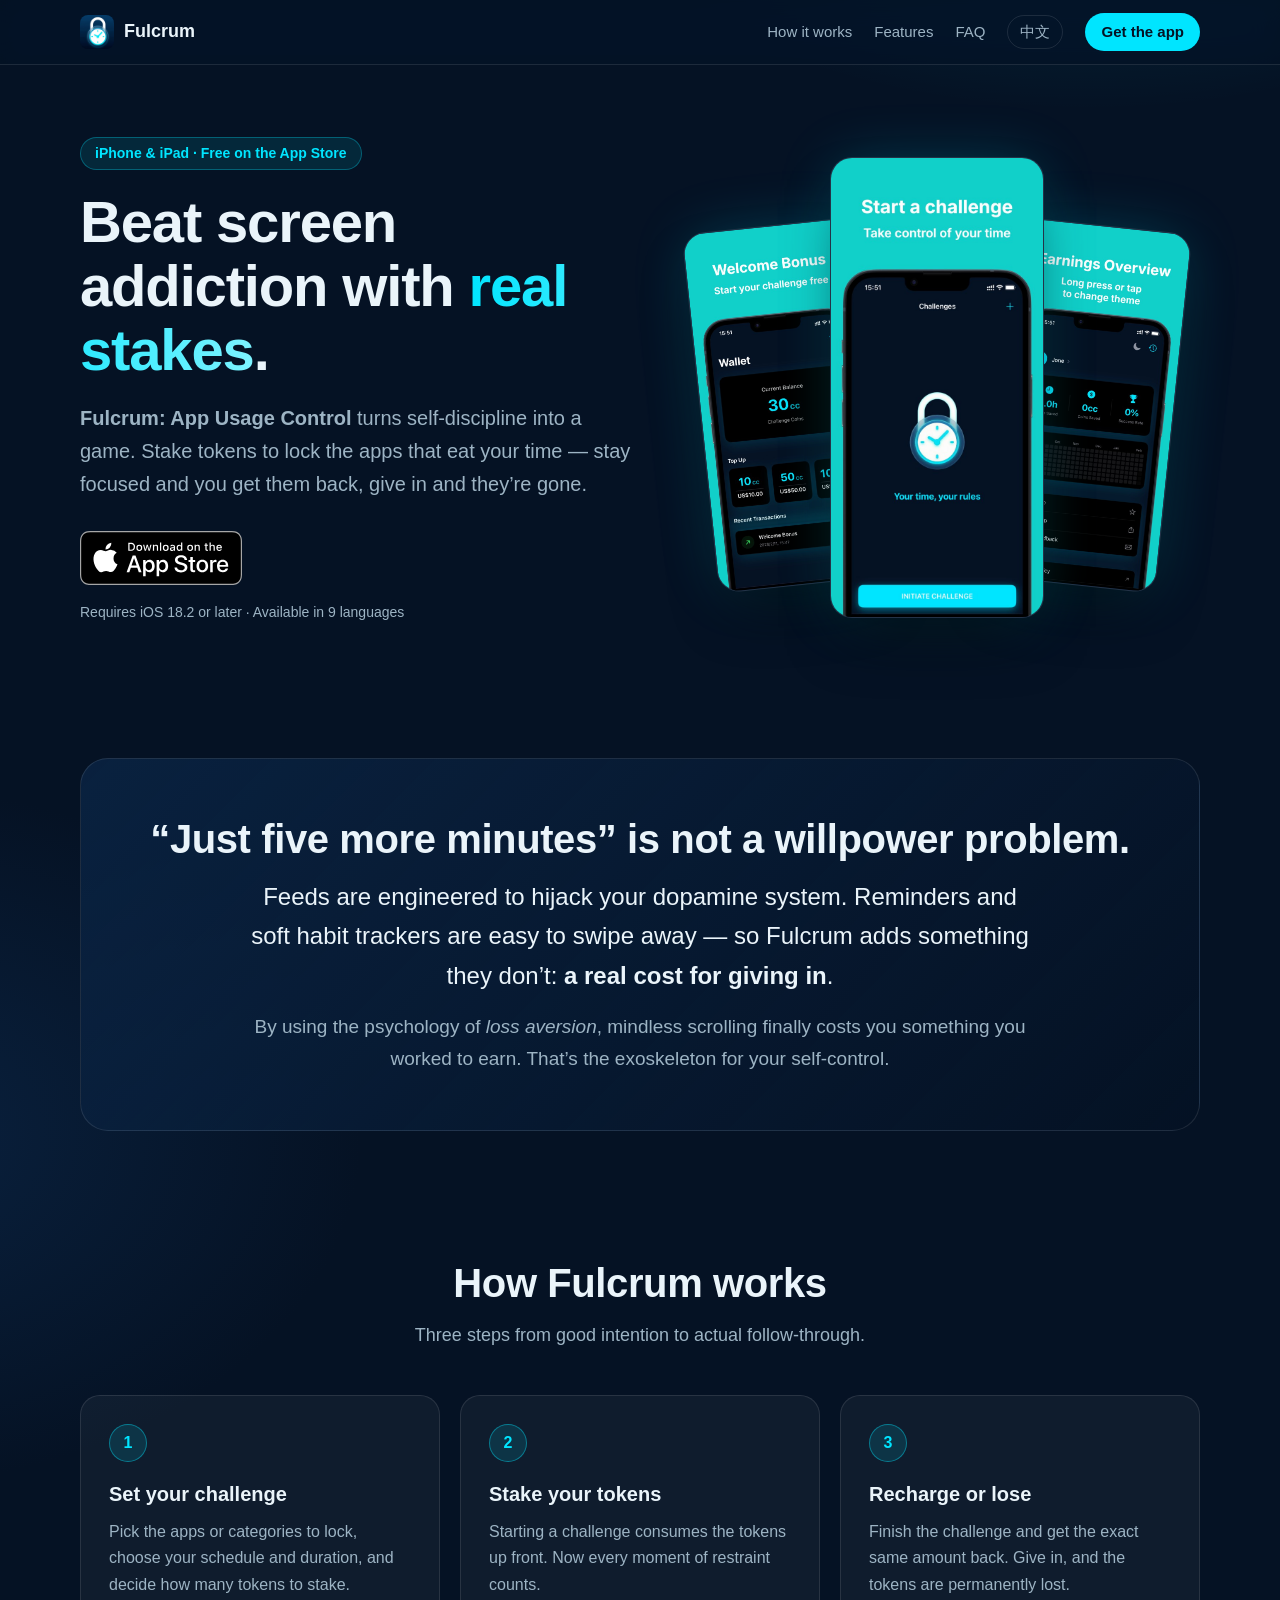
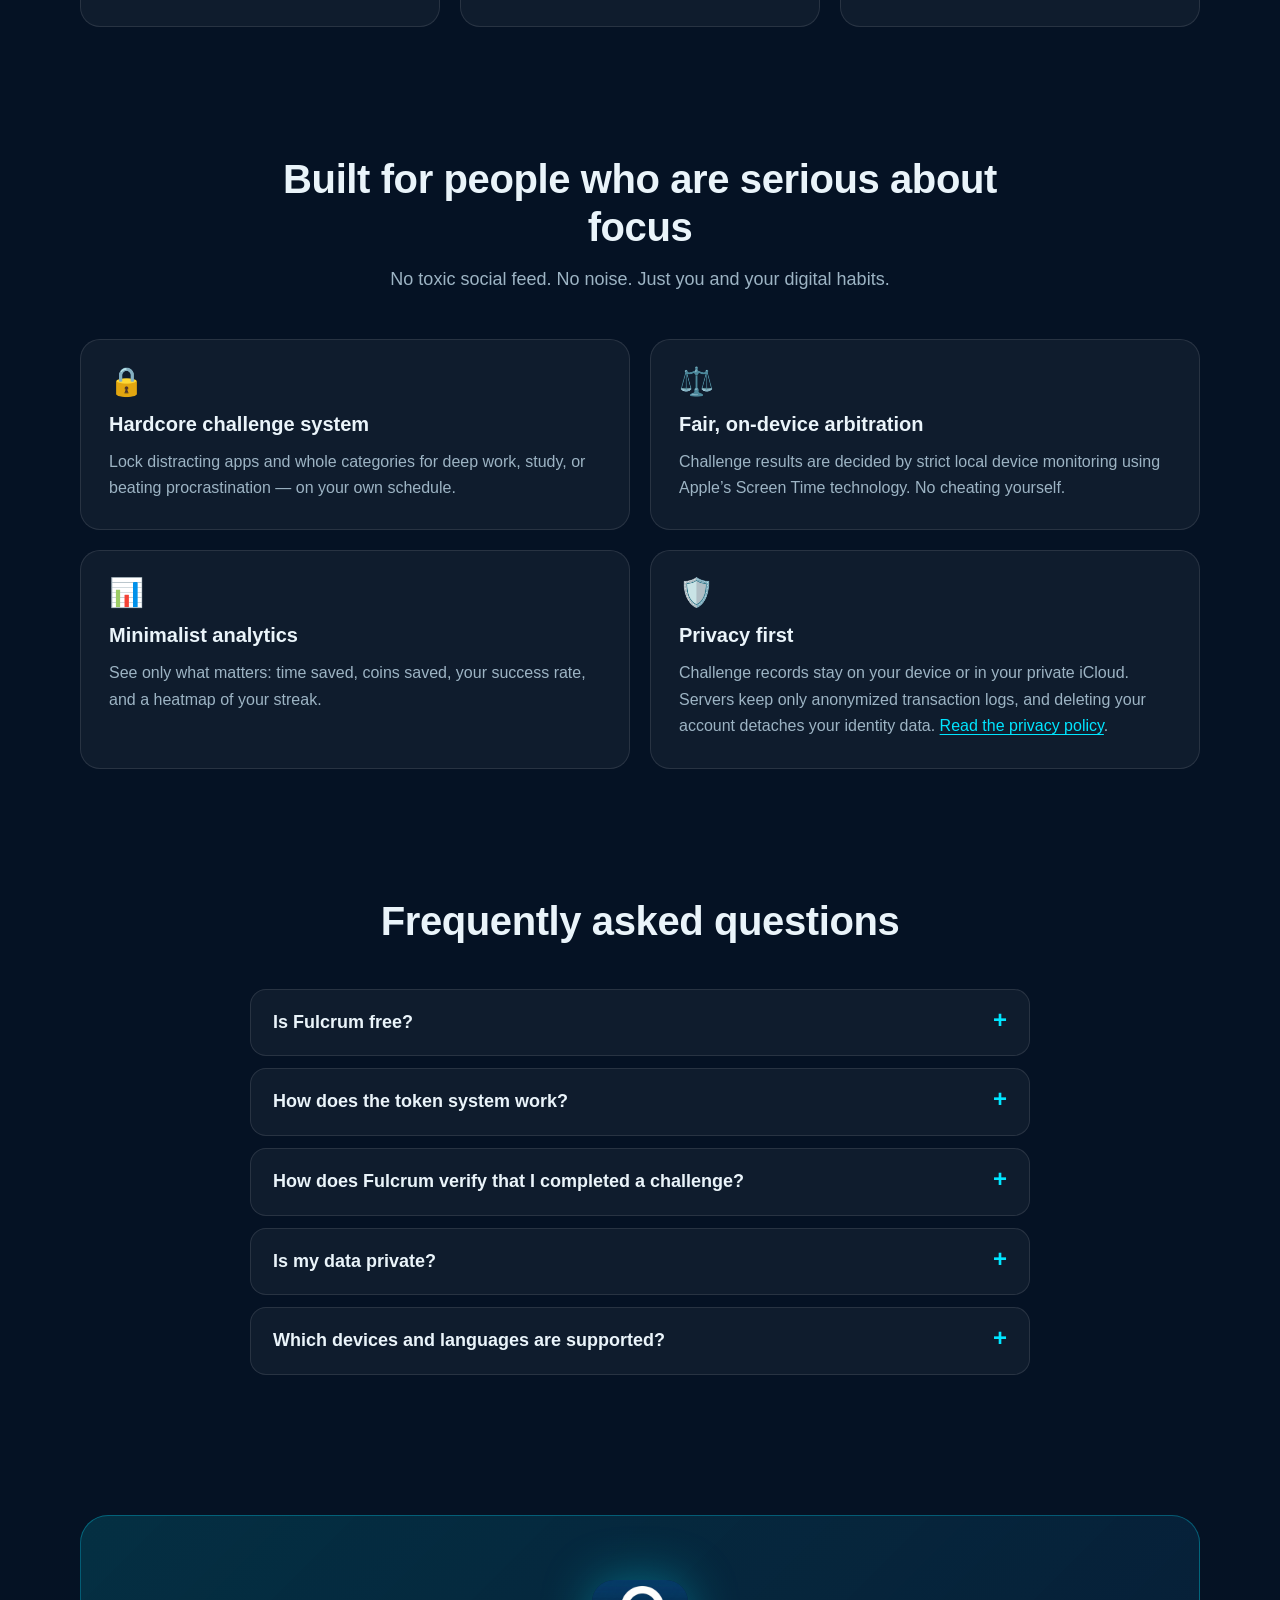
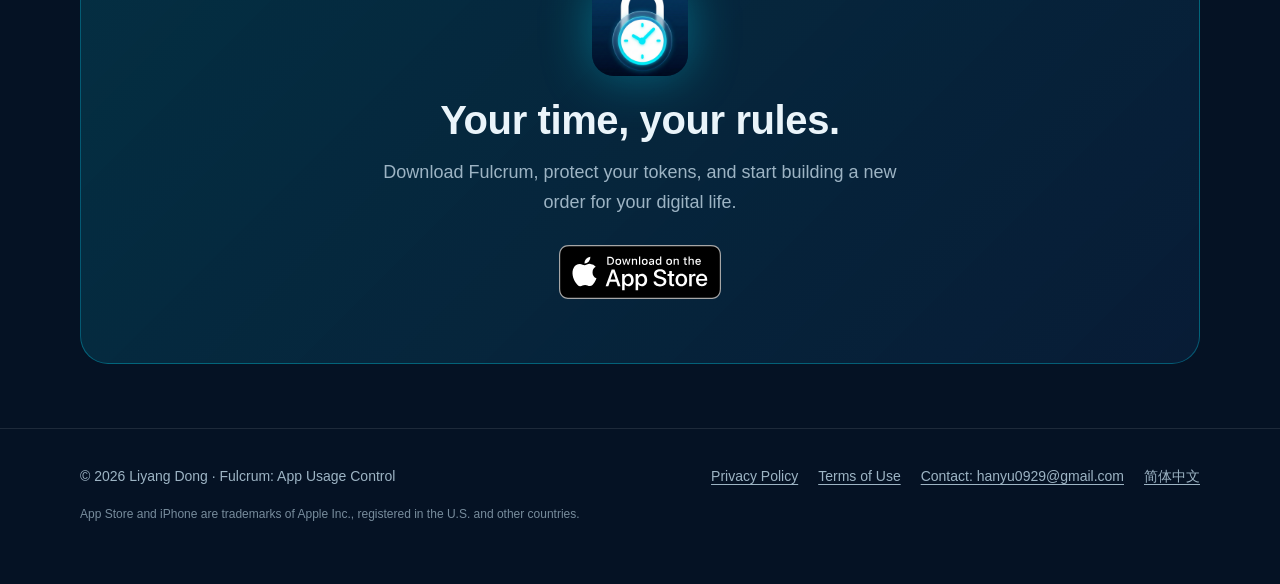
<file: index.html>
<!DOCTYPE html>
<html lang="en">

<head>
    <meta charset="UTF-8">
    <meta name="viewport" content="width=device-width, initial-scale=1">
    <title>Fulcrum: App Usage Control – Screen Time Challenge App for iPhone</title>
    <meta name="description" content="Fulcrum is a gamified anti-addiction app for iPhone. Stake tokens to lock distracting apps, win them back when you stay focused. Free on the App Store.">
    <meta name="keywords" content="app usage control, screen time, app blocker, digital addiction, focus app, phone addiction, loss aversion, iPhone, Fulcrum">
    <meta name="author" content="Liyang Dong">
    <meta name="robots" content="index, follow, max-image-preview:large">
    <meta name="theme-color" content="#051224">
    <meta name="apple-itunes-app" content="app-id=6755647660">

    <link rel="canonical" href="https://fulcrum.hanyu.technology/">
    <link rel="alternate" hreflang="en" href="https://fulcrum.hanyu.technology/">
    <link rel="alternate" hreflang="zh-Hans" href="https://fulcrum.hanyu.technology/zh/">
    <link rel="alternate" hreflang="x-default" href="https://fulcrum.hanyu.technology/">

    <link rel="icon" type="image/png" sizes="32x32" href="assets/favicon-32.png">
    <link rel="apple-touch-icon" href="assets/apple-touch-icon.png">

    <meta property="og:type" content="website">
    <meta property="og:site_name" content="Fulcrum">
    <meta property="og:title" content="Fulcrum: App Usage Control – Your time, your rules">
    <meta property="og:description" content="Stake tokens, lock distracting apps, and win them back by staying focused. A gamified screen-time challenge app for iPhone.">
    <meta property="og:url" content="https://fulcrum.hanyu.technology/">
    <meta property="og:image" content="https://fulcrum.hanyu.technology/assets/og-image.png">
    <meta property="og:image:width" content="1200">
    <meta property="og:image:height" content="630">
    <meta property="og:image:alt" content="Fulcrum: App Usage Control app icon and screenshots">
    <meta property="og:locale" content="en_US">
    <meta property="og:locale:alternate" content="zh_CN">
    <meta name="twitter:card" content="summary_large_image">
    <meta name="twitter:title" content="Fulcrum: App Usage Control – Your time, your rules">
    <meta name="twitter:description" content="Stake tokens, lock distracting apps, and win them back by staying focused.">
    <meta name="twitter:image" content="https://fulcrum.hanyu.technology/assets/og-image.png">

    <link rel="preload" as="image" href="assets/screenshot-1.jpg">
    <link rel="stylesheet" href="assets/style.css">

    <script type="application/ld+json">
    {
      "@context": "https://schema.org",
      "@graph": [
        {
          "@type": "SoftwareApplication",
          "@id": "https://fulcrum.hanyu.technology/#app",
          "name": "Fulcrum: App Usage Control",
          "alternateName": "Fulcrum",
          "description": "A gamified anti-addiction app for iPhone and iPad. Stake tokens to start a focus challenge and lock distracting apps; succeed and the tokens are returned, fail and they are lost.",
          "applicationCategory": "UtilitiesApplication",
          "operatingSystem": "iOS 18.2 or later",
          "inLanguage": ["en", "zh-Hans", "zh-Hant", "ja", "fr", "es", "de", "pt-BR", "ar"],
          "url": "https://fulcrum.hanyu.technology/",
          "downloadUrl": "https://apps.apple.com/us/app/fulcrum-app-usage-control/id6755647660",
          "installUrl": "https://apps.apple.com/us/app/fulcrum-app-usage-control/id6755647660",
          "image": "https://fulcrum.hanyu.technology/assets/icon-512.png",
          "screenshot": [
            "https://fulcrum.hanyu.technology/assets/screenshot-1.jpg",
            "https://fulcrum.hanyu.technology/assets/screenshot-2.jpg",
            "https://fulcrum.hanyu.technology/assets/screenshot-3.jpg"
          ],
          "offers": { "@type": "Offer", "price": "0", "priceCurrency": "USD" },
          "author": { "@type": "Person", "name": "Liyang Dong" }
        },
        {
          "@type": "WebSite",
          "@id": "https://fulcrum.hanyu.technology/#website",
          "name": "Fulcrum: App Usage Control",
          "url": "https://fulcrum.hanyu.technology/",
          "inLanguage": "en"
        },
        {
          "@type": "FAQPage",
          "mainEntity": [
            {
              "@type": "Question",
              "name": "Is Fulcrum free?",
              "acceptedAnswer": { "@type": "Answer", "text": "Fulcrum is free to download and new users receive a welcome bonus of Challenge Coins to start their first challenge. Additional Challenge Coins are available as optional in-app purchases." }
            },
            {
              "@type": "Question",
              "name": "How does the token system work?",
              "acceptedAnswer": { "@type": "Answer", "text": "To start a challenge you pre-consume a number of tokens (Challenge Coins). If you stay within your rules until the challenge ends, you receive exactly the same amount back. If you give in and open the locked apps, the consumed tokens are permanently lost." }
            },
            {
              "@type": "Question",
              "name": "How does Fulcrum verify that I completed a challenge?",
              "acceptedAnswer": { "@type": "Answer", "text": "Fulcrum monitors the apps and categories you selected locally on your device using Apple's Screen Time technology, so the result of every challenge is determined on-device." }
            },
            {
              "@type": "Question",
              "name": "Is my data private?",
              "acceptedAnswer": { "@type": "Answer", "text": "Yes. Challenge records are stored on your device or in your private iCloud. Cloud servers only keep anonymized transaction logs for accounting, and if you delete your account your identity data is permanently detached." }
            },
            {
              "@type": "Question",
              "name": "Which devices and languages are supported?",
              "acceptedAnswer": { "@type": "Answer", "text": "Fulcrum requires iOS 18.2 or later and runs on iPhone and iPad. It is available in English, Simplified Chinese, Traditional Chinese, Japanese, French, Spanish, German, Brazilian Portuguese and Arabic." }
            }
          ]
        }
      ]
    }
    </script>
</head>

<body>
    <a class="skip-link" href="#main">Skip to content</a>

    <header class="site-header">
        <div class="container nav">
            <a class="brand" href="./" aria-label="Fulcrum home">
                <img src="assets/apple-touch-icon.png" alt="" width="34" height="34">
                Fulcrum
            </a>
            <nav class="nav-links" aria-label="Main">
                <a class="hide-sm" href="#how-it-works">How it works</a>
                <a class="hide-sm" href="#features">Features</a>
                <a class="hide-sm" href="#faq">FAQ</a>
                <a class="lang-switch" href="zh/" hreflang="zh-Hans" lang="zh-Hans">中文</a>
                <a class="btn-small" href="https://apps.apple.com/us/app/fulcrum-app-usage-control/id6755647660">Get the app</a>
            </nav>
        </div>
    </header>

    <main id="main">
        <!-- Hero -->
        <div class="hero">
            <div class="container hero-grid">
                <div>
                    <p class="eyebrow">iPhone &amp; iPad · Free on the App Store</p>
                    <h1>Beat screen addiction with <span class="accent">real stakes</span>.</h1>
                    <p class="lead">
                        <strong>Fulcrum: App Usage Control</strong> turns self-discipline into a game. Stake tokens to lock
                        the apps that eat your time &mdash; stay focused and you get them back, give in and they&rsquo;re gone.
                    </p>
                    <div class="cta-row">
                        <a class="badge-link" href="https://apps.apple.com/us/app/fulcrum-app-usage-control/id6755647660">
                            <img src="assets/appstore-badge-en.svg" alt="Download on the App Store" width="162" height="54">
                        </a>
                    </div>
                    <p class="meta-line">Requires iOS 18.2 or later · Available in 9 languages</p>
                </div>

                <div class="phones" aria-label="Fulcrum app screenshots">
                    <img class="phone left" src="assets/screenshot-2.jpg" alt="Fulcrum wallet screen showing Challenge Coins balance and welcome bonus" width="600" height="1298">
                    <img class="phone center" src="assets/screenshot-1.jpg" alt="Fulcrum challenge screen with the Initiate Challenge button" width="600" height="1298">
                    <img class="phone right" src="assets/screenshot-3.jpg" alt="Fulcrum earnings overview with time saved, coins saved and success rate" width="600" height="1298">
                </div>
            </div>
        </div>

        <!-- Problem statement -->
        <section aria-labelledby="why">
            <div class="container">
                <div class="statement">
                    <h2 id="why">&ldquo;Just five more minutes&rdquo; is not a willpower problem.</h2>
                    <p>
                        Feeds are engineered to hijack your dopamine system. Reminders and soft habit trackers are easy to
                        swipe away &mdash; so Fulcrum adds something they don&rsquo;t: <strong>a real cost for giving in</strong>.
                    </p>
                    <p>
                        By using the psychology of <em>loss aversion</em>, mindless scrolling finally costs you something
                        you worked to earn. That&rsquo;s the exoskeleton for your self-control.
                    </p>
                </div>
            </div>
        </section>

        <!-- How it works -->
        <section id="how-it-works" aria-labelledby="how-title">
            <div class="container">
                <div class="section-head">
                    <h2 id="how-title">How Fulcrum works</h2>
                    <p>Three steps from good intention to actual follow-through.</p>
                </div>
                <div class="grid grid-3">
                    <article class="card">
                        <div class="step-num" aria-hidden="true">1</div>
                        <h3>Set your challenge</h3>
                        <p>Pick the apps or categories to lock, choose your schedule and duration, and decide how many tokens to stake.</p>
                    </article>
                    <article class="card">
                        <div class="step-num" aria-hidden="true">2</div>
                        <h3>Stake your tokens</h3>
                        <p>Starting a challenge consumes the tokens up front. Now every moment of restraint counts.</p>
                    </article>
                    <article class="card">
                        <div class="step-num" aria-hidden="true">3</div>
                        <h3>Recharge or lose</h3>
                        <p>Finish the challenge and get the exact same amount back. Give in, and the tokens are permanently lost.</p>
                    </article>
                </div>
            </div>
        </section>

        <!-- Features -->
        <section id="features" aria-labelledby="features-title">
            <div class="container">
                <div class="section-head">
                    <h2 id="features-title">Built for people who are serious about focus</h2>
                    <p>No toxic social feed. No noise. Just you and your digital habits.</p>
                </div>
                <div class="grid grid-2">
                    <article class="card">
                        <div class="feature-icon" aria-hidden="true">🔒</div>
                        <h3>Hardcore challenge system</h3>
                        <p>Lock distracting apps and whole categories for deep work, study, or beating procrastination &mdash; on your own schedule.</p>
                    </article>
                    <article class="card">
                        <div class="feature-icon" aria-hidden="true">⚖️</div>
                        <h3>Fair, on-device arbitration</h3>
                        <p>Challenge results are decided by strict local device monitoring using Apple&rsquo;s Screen Time technology. No cheating yourself.</p>
                    </article>
                    <article class="card">
                        <div class="feature-icon" aria-hidden="true">📊</div>
                        <h3>Minimalist analytics</h3>
                        <p>See only what matters: time saved, coins saved, your success rate, and a heatmap of your streak.</p>
                    </article>
                    <article class="card">
                        <div class="feature-icon" aria-hidden="true">🛡️</div>
                        <h3>Privacy first</h3>
                        <p>Challenge records stay on your device or in your private iCloud. Servers keep only anonymized transaction logs, and deleting your account detaches your identity data. <a href="Privacy%20Policy.html">Read the privacy policy</a>.</p>
                    </article>
                </div>
            </div>
        </section>

        <!-- FAQ -->
        <section id="faq" aria-labelledby="faq-title">
            <div class="container">
                <div class="section-head">
                    <h2 id="faq-title">Frequently asked questions</h2>
                </div>
                <div class="faq">
                    <details>
                        <summary>Is Fulcrum free?</summary>
                        <p>Fulcrum is free to download, and new users receive a welcome bonus of Challenge Coins to start their first challenge. Additional Challenge Coins are available as optional in-app purchases.</p>
                    </details>
                    <details>
                        <summary>How does the token system work?</summary>
                        <p>To start a challenge you pre-consume a number of tokens (Challenge Coins). If you stay within your rules until the challenge ends, you receive exactly the same amount back. If you give in and open the locked apps, the consumed tokens are permanently lost.</p>
                    </details>
                    <details>
                        <summary>How does Fulcrum verify that I completed a challenge?</summary>
                        <p>Fulcrum monitors the apps and categories you selected locally on your device using Apple&rsquo;s Screen Time technology, so the result of every challenge is determined on-device.</p>
                    </details>
                    <details>
                        <summary>Is my data private?</summary>
                        <p>Yes. Challenge records are stored on your device or in your private iCloud. Cloud servers only keep anonymized transaction logs for accounting, and if you delete your account your identity data is permanently detached.</p>
                    </details>
                    <details>
                        <summary>Which devices and languages are supported?</summary>
                        <p>Fulcrum requires iOS 18.2 or later and runs on iPhone and iPad. It&rsquo;s available in English, Simplified Chinese, Traditional Chinese, Japanese, French, Spanish, German, Brazilian Portuguese and Arabic.</p>
                    </details>
                </div>
            </div>
        </section>

        <!-- Final CTA -->
        <section class="final-cta" aria-labelledby="cta-title">
            <div class="container">
                <div class="box">
                    <img class="app-icon" src="assets/icon-512.png" alt="Fulcrum app icon" width="96" height="96" loading="lazy">
                    <h2 id="cta-title">Your time, your rules.</h2>
                    <p>Download Fulcrum, protect your tokens, and start building a new order for your digital life.</p>
                    <div class="cta-row">
                        <a class="badge-link" href="https://apps.apple.com/us/app/fulcrum-app-usage-control/id6755647660">
                            <img src="assets/appstore-badge-en.svg" alt="Download on the App Store" width="162" height="54" loading="lazy">
                        </a>
                    </div>
                </div>
            </div>
        </section>
    </main>

    <footer class="site-footer">
        <div class="container">
            <div class="footer-inner">
                <div>&copy; 2026 Liyang Dong · Fulcrum: App Usage Control</div>
                <nav class="footer-links" aria-label="Footer">
                    <a href="Privacy%20Policy.html">Privacy Policy</a>
                    <a href="Terms%20%26%20Conditions.html">Terms of Use</a>
                    <a href="mailto:hanyu0929@gmail.com" class="copy-email" data-email="hanyu0929@gmail.com" data-copied="Email copied">Contact: hanyu0929@gmail.com</a>
                    <span class="copy-tip" role="status" aria-live="polite"></span>
                    <a href="zh/" hreflang="zh-Hans" lang="zh-Hans">简体中文</a>
                </nav>
            </div>
            <p class="disclaimer">App Store and iPhone are trademarks of Apple Inc., registered in the U.S. and other countries.</p>
        </div>
    </footer>

    <script src="assets/site.js" defer></script>
    <script>
        // 中文系统语言的访客(含大陆用户)使用 cn 区链接,否则苹果会把非本区链接重定向到 App Store 首页
        if (/^zh/i.test(navigator.language || '')) {
            document.querySelectorAll('a[href*="apps.apple.com/us/"]').forEach(function (a) {
                a.href = a.href.replace('apps.apple.com/us/', 'apps.apple.com/cn/');
            });
        }
    </script>
</body>

</html>
</file>
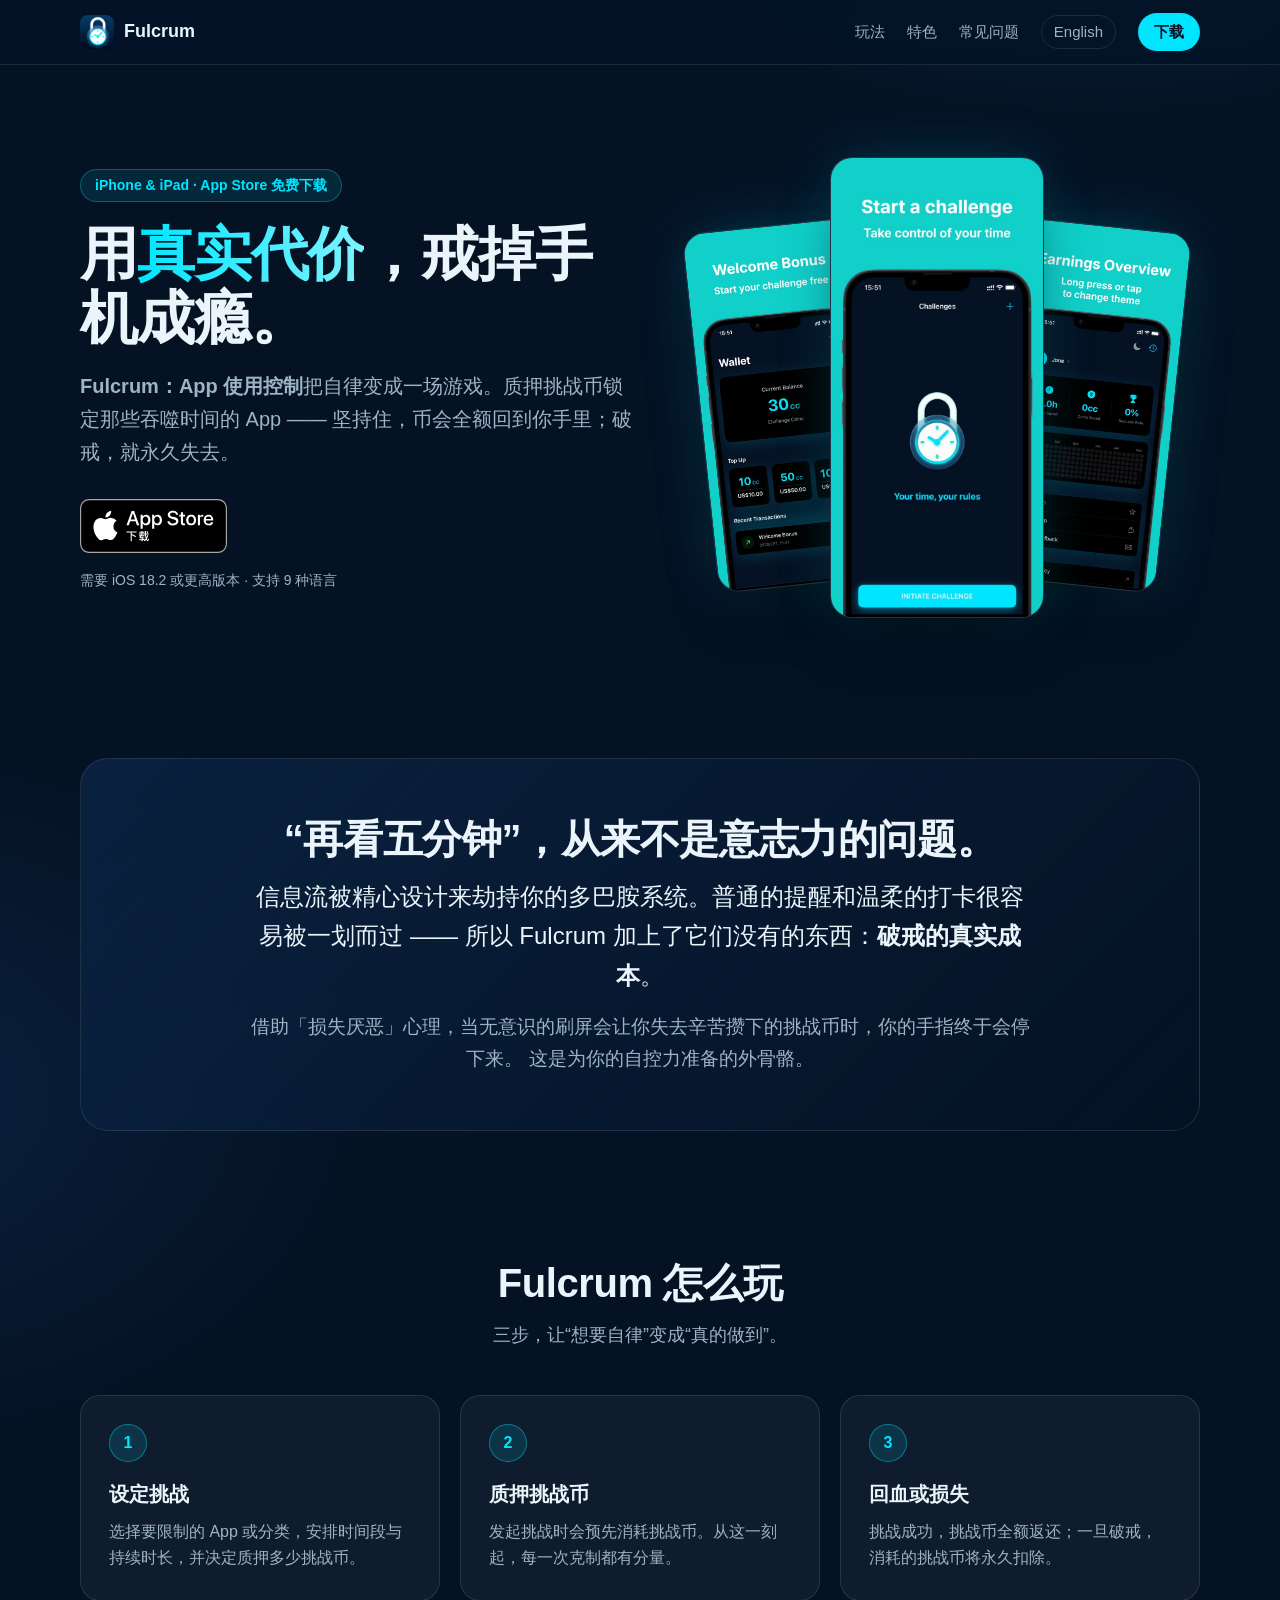
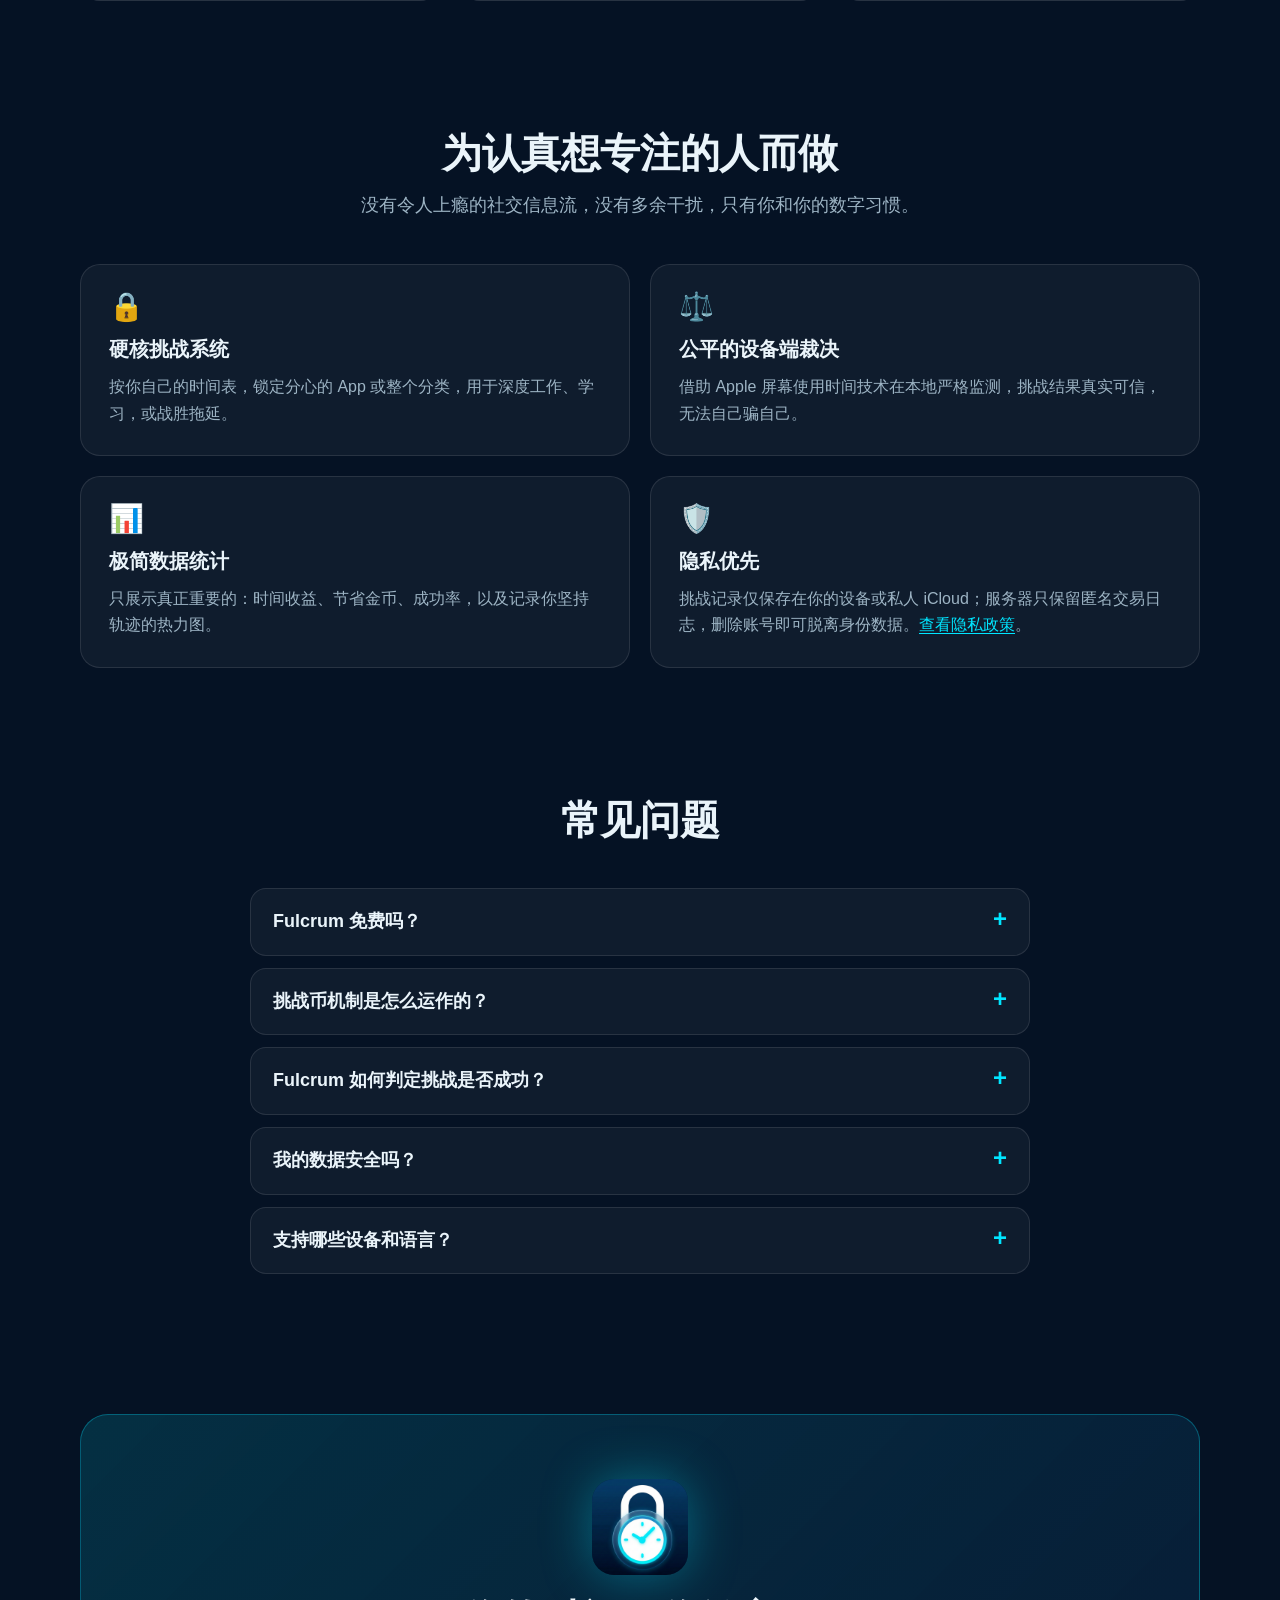
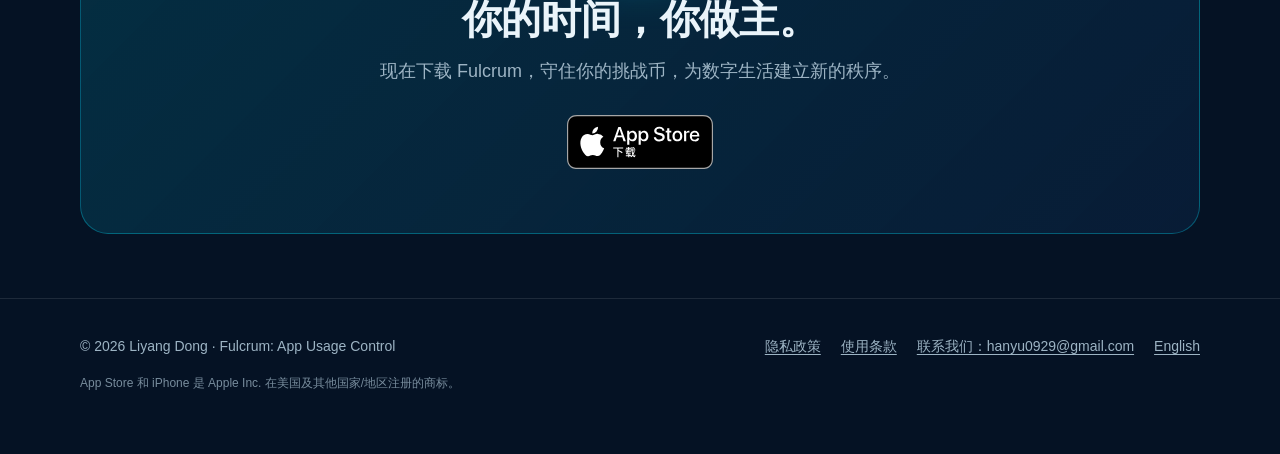
<file: zh/index.html>
<!DOCTYPE html>
<html lang="zh-Hans">

<head>
    <meta charset="UTF-8">
    <meta name="viewport" content="width=device-width, initial-scale=1">
    <title>Fulcrum：App 使用控制 – 戒手机成瘾、专注挑战 iPhone 应用</title>
    <meta name="description" content="Fulcrum 是一款游戏化的 iPhone 防沉迷应用：质押挑战币锁定分心的 App，坚持到底返还，失败则永久扣除。App Store 免费下载。">
    <meta name="keywords" content="Fulcrum, App 使用控制, 屏幕使用时间, 戒手机, 手机成瘾, 专注, 应用限制, 防沉迷, 自律, 损失厌恶, iPhone">
    <meta name="author" content="Liyang Dong">
    <meta name="robots" content="index, follow, max-image-preview:large">
    <meta name="theme-color" content="#051224">
    <meta name="apple-itunes-app" content="app-id=6755647660">

    <link rel="canonical" href="https://fulcrum.hanyu.technology/zh/">
    <link rel="alternate" hreflang="en" href="https://fulcrum.hanyu.technology/">
    <link rel="alternate" hreflang="zh-Hans" href="https://fulcrum.hanyu.technology/zh/">
    <link rel="alternate" hreflang="x-default" href="https://fulcrum.hanyu.technology/">

    <link rel="icon" type="image/png" sizes="32x32" href="../assets/favicon-32.png">
    <link rel="apple-touch-icon" href="../assets/apple-touch-icon.png">

    <meta property="og:type" content="website">
    <meta property="og:site_name" content="Fulcrum">
    <meta property="og:title" content="Fulcrum：App 使用控制 – 你的时间，你做主">
    <meta property="og:description" content="质押挑战币，锁定分心的 App，坚持专注即可赢回。一款游戏化的 iPhone 防沉迷应用。">
    <meta property="og:url" content="https://fulcrum.hanyu.technology/zh/">
    <meta property="og:image" content="https://fulcrum.hanyu.technology/assets/og-image.png">
    <meta property="og:image:width" content="1200">
    <meta property="og:image:height" content="630">
    <meta property="og:image:alt" content="Fulcrum：App 使用控制 应用图标与截图">
    <meta property="og:locale" content="zh_CN">
    <meta property="og:locale:alternate" content="en_US">
    <meta name="twitter:card" content="summary_large_image">
    <meta name="twitter:title" content="Fulcrum：App 使用控制 – 你的时间，你做主">
    <meta name="twitter:description" content="质押挑战币，锁定分心的 App，坚持专注即可赢回。">
    <meta name="twitter:image" content="https://fulcrum.hanyu.technology/assets/og-image.png">

    <link rel="preload" as="image" href="../assets/screenshot-1.jpg">
    <link rel="stylesheet" href="../assets/style.css">

    <script type="application/ld+json">
    {
      "@context": "https://schema.org",
      "@graph": [
        {
          "@type": "SoftwareApplication",
          "@id": "https://fulcrum.hanyu.technology/zh/#app",
          "name": "Fulcrum: App Usage Control",
          "alternateName": ["Fulcrum", "Fulcrum App 使用控制"],
          "description": "一款游戏化的 iPhone / iPad 防沉迷应用。质押挑战币发起专注挑战并锁定分心的 App,成功则全额返还,失败则永久扣除。",
          "applicationCategory": "UtilitiesApplication",
          "operatingSystem": "iOS 18.2 或更高版本",
          "inLanguage": ["zh-Hans", "en", "zh-Hant", "ja", "fr", "es", "de", "pt-BR", "ar"],
          "url": "https://fulcrum.hanyu.technology/zh/",
          "downloadUrl": "https://apps.apple.com/cn/app/fulcrum-app-usage-control/id6755647660",
          "installUrl": "https://apps.apple.com/cn/app/fulcrum-app-usage-control/id6755647660",
          "image": "https://fulcrum.hanyu.technology/assets/icon-512.png",
          "screenshot": [
            "https://fulcrum.hanyu.technology/assets/screenshot-1.jpg",
            "https://fulcrum.hanyu.technology/assets/screenshot-2.jpg",
            "https://fulcrum.hanyu.technology/assets/screenshot-3.jpg"
          ],
          "offers": { "@type": "Offer", "price": "0", "priceCurrency": "USD" },
          "author": { "@type": "Person", "name": "Liyang Dong" }
        },
        {
          "@type": "WebSite",
          "@id": "https://fulcrum.hanyu.technology/zh/#website",
          "name": "Fulcrum：App 使用控制",
          "url": "https://fulcrum.hanyu.technology/zh/",
          "inLanguage": "zh-Hans"
        },
        {
          "@type": "FAQPage",
          "mainEntity": [
            {
              "@type": "Question",
              "name": "Fulcrum 免费吗?",
              "acceptedAnswer": { "@type": "Answer", "text": "Fulcrum 可免费下载,新用户会获得一份新装奖励挑战币,可直接发起第一次挑战。更多挑战币可通过应用内购买自愿获取。" }
            },
            {
              "@type": "Question",
              "name": "挑战币机制是怎么运作的?",
              "acceptedAnswer": { "@type": "Answer", "text": "发起挑战时需要预先消耗一定数量的挑战币。挑战期间遵守规则直到结束,即可全额拿回;如果中途破戒、打开了被锁定的 App,消耗的挑战币将永久扣除。" }
            },
            {
              "@type": "Question",
              "name": "Fulcrum 如何判定挑战是否成功?",
              "acceptedAnswer": { "@type": "Answer", "text": "Fulcrum 使用 Apple 的屏幕使用时间技术,在设备本地监测你所选择的 App 和分类,挑战结果完全在设备端判定。" }
            },
            {
              "@type": "Question",
              "name": "我的数据安全吗?",
              "acceptedAnswer": { "@type": "Answer", "text": "挑战记录仅存储在你的设备或你的私人 iCloud 中;云端服务器只保留用于记账的匿名交易日志;删除账号后,你的身份数据会被永久脱离。" }
            },
            {
              "@type": "Question",
              "name": "支持哪些设备和语言?",
              "acceptedAnswer": { "@type": "Answer", "text": "需要 iOS 18.2 或更高版本,支持 iPhone 和 iPad。支持英语、简体中文、繁体中文、日语、法语、西班牙语、德语、巴西葡萄牙语和阿拉伯语。" }
            }
          ]
        }
      ]
    }
    </script>
</head>

<body>
    <a class="skip-link" href="#main">跳到正文</a>

    <header class="site-header">
        <div class="container nav">
            <a class="brand" href="./" aria-label="Fulcrum 首页">
                <img src="../assets/apple-touch-icon.png" alt="" width="34" height="34">
                Fulcrum
            </a>
            <nav class="nav-links" aria-label="主导航">
                <a class="hide-sm" href="#how-it-works">玩法</a>
                <a class="hide-sm" href="#features">特色</a>
                <a class="hide-sm" href="#faq">常见问题</a>
                <a class="lang-switch" href="../" hreflang="en" lang="en">English</a>
                <a class="btn-small" href="https://apps.apple.com/cn/app/fulcrum-app-usage-control/id6755647660">下载</a>
            </nav>
        </div>
    </header>

    <main id="main">
        <!-- Hero -->
        <div class="hero">
            <div class="container hero-grid">
                <div>
                    <p class="eyebrow">iPhone &amp; iPad · App Store 免费下载</p>
                    <h1>用<span class="accent">真实代价</span>，戒掉手机成瘾。</h1>
                    <p class="lead">
                        <strong>Fulcrum：App 使用控制</strong>把自律变成一场游戏。质押挑战币锁定那些吞噬时间的 App
                        &mdash;&mdash; 坚持住，币会全额回到你手里；破戒，就永久失去。
                    </p>
                    <div class="cta-row">
                        <a class="badge-link" href="https://apps.apple.com/cn/app/fulcrum-app-usage-control/id6755647660">
                            <img src="../assets/appstore-badge-zh.svg" alt="从 App Store 下载" width="162" height="54">
                        </a>
                    </div>
                    <p class="meta-line">需要 iOS 18.2 或更高版本 · 支持 9 种语言</p>
                </div>

                <div class="phones" aria-label="Fulcrum 应用截图">
                    <img class="phone left" src="../assets/screenshot-2.jpg" alt="Fulcrum 钱包页面：挑战币余额与新装奖励" width="600" height="1298">
                    <img class="phone center" src="../assets/screenshot-1.jpg" alt="Fulcrum 挑战页面：发起挑战按钮" width="600" height="1298">
                    <img class="phone right" src="../assets/screenshot-3.jpg" alt="Fulcrum 收益总览：时间收益、节省金币与成功率" width="600" height="1298">
                </div>
            </div>
        </div>

        <!-- Problem statement -->
        <section aria-labelledby="why">
            <div class="container">
                <div class="statement">
                    <h2 id="why">&ldquo;再看五分钟&rdquo;，从来不是意志力的问题。</h2>
                    <p>
                        信息流被精心设计来劫持你的多巴胺系统。普通的提醒和温柔的打卡很容易被一划而过
                        &mdash;&mdash; 所以 Fulcrum 加上了它们没有的东西：<strong>破戒的真实成本</strong>。
                    </p>
                    <p>
                        借助「损失厌恶」心理，当无意识的刷屏会让你失去辛苦攒下的挑战币时，你的手指终于会停下来。
                        这是为你的自控力准备的外骨骼。
                    </p>
                </div>
            </div>
        </section>

        <!-- How it works -->
        <section id="how-it-works" aria-labelledby="how-title">
            <div class="container">
                <div class="section-head">
                    <h2 id="how-title">Fulcrum 怎么玩</h2>
                    <p>三步，让“想要自律”变成“真的做到”。</p>
                </div>
                <div class="grid grid-3">
                    <article class="card">
                        <div class="step-num" aria-hidden="true">1</div>
                        <h3>设定挑战</h3>
                        <p>选择要限制的 App 或分类，安排时间段与持续时长，并决定质押多少挑战币。</p>
                    </article>
                    <article class="card">
                        <div class="step-num" aria-hidden="true">2</div>
                        <h3>质押挑战币</h3>
                        <p>发起挑战时会预先消耗挑战币。从这一刻起，每一次克制都有分量。</p>
                    </article>
                    <article class="card">
                        <div class="step-num" aria-hidden="true">3</div>
                        <h3>回血或损失</h3>
                        <p>挑战成功，挑战币全额返还；一旦破戒，消耗的挑战币将永久扣除。</p>
                    </article>
                </div>
            </div>
        </section>

        <!-- Features -->
        <section id="features" aria-labelledby="features-title">
            <div class="container">
                <div class="section-head">
                    <h2 id="features-title">为认真想专注的人而做</h2>
                    <p>没有令人上瘾的社交信息流，没有多余干扰，只有你和你的数字习惯。</p>
                </div>
                <div class="grid grid-2">
                    <article class="card">
                        <div class="feature-icon" aria-hidden="true">🔒</div>
                        <h3>硬核挑战系统</h3>
                        <p>按你自己的时间表，锁定分心的 App 或整个分类，用于深度工作、学习，或战胜拖延。</p>
                    </article>
                    <article class="card">
                        <div class="feature-icon" aria-hidden="true">⚖️</div>
                        <h3>公平的设备端裁决</h3>
                        <p>借助 Apple 屏幕使用时间技术在本地严格监测，挑战结果真实可信，无法自己骗自己。</p>
                    </article>
                    <article class="card">
                        <div class="feature-icon" aria-hidden="true">📊</div>
                        <h3>极简数据统计</h3>
                        <p>只展示真正重要的：时间收益、节省金币、成功率，以及记录你坚持轨迹的热力图。</p>
                    </article>
                    <article class="card">
                        <div class="feature-icon" aria-hidden="true">🛡️</div>
                        <h3>隐私优先</h3>
                        <p>挑战记录仅保存在你的设备或私人 iCloud；服务器只保留匿名交易日志，删除账号即可脱离身份数据。<a href="../Privacy%20Policy.html">查看隐私政策</a>。</p>
                    </article>
                </div>
            </div>
        </section>

        <!-- FAQ -->
        <section id="faq" aria-labelledby="faq-title">
            <div class="container">
                <div class="section-head">
                    <h2 id="faq-title">常见问题</h2>
                </div>
                <div class="faq">
                    <details>
                        <summary>Fulcrum 免费吗？</summary>
                        <p>Fulcrum 可免费下载，新用户会获得一份新装奖励挑战币，可直接发起第一次挑战。更多挑战币可通过应用内购买自愿获取。</p>
                    </details>
                    <details>
                        <summary>挑战币机制是怎么运作的？</summary>
                        <p>发起挑战时需要预先消耗一定数量的挑战币。挑战期间遵守规则直到结束，即可全额拿回；如果中途破戒、打开了被锁定的 App，消耗的挑战币将永久扣除。</p>
                    </details>
                    <details>
                        <summary>Fulcrum 如何判定挑战是否成功？</summary>
                        <p>Fulcrum 使用 Apple 的屏幕使用时间技术，在设备本地监测你所选择的 App 和分类，挑战结果完全在设备端判定。</p>
                    </details>
                    <details>
                        <summary>我的数据安全吗？</summary>
                        <p>挑战记录仅存储在你的设备或你的私人 iCloud 中；云端服务器只保留用于记账的匿名交易日志；删除账号后，你的身份数据会被永久脱离。</p>
                    </details>
                    <details>
                        <summary>支持哪些设备和语言？</summary>
                        <p>需要 iOS 18.2 或更高版本，支持 iPhone 和 iPad。支持英语、简体中文、繁体中文、日语、法语、西班牙语、德语、巴西葡萄牙语和阿拉伯语。</p>
                    </details>
                </div>
            </div>
        </section>

        <!-- Final CTA -->
        <section class="final-cta" aria-labelledby="cta-title">
            <div class="container">
                <div class="box">
                    <img class="app-icon" src="../assets/icon-512.png" alt="Fulcrum 应用图标" width="96" height="96" loading="lazy">
                    <h2 id="cta-title">你的时间，你做主。</h2>
                    <p>现在下载 Fulcrum，守住你的挑战币，为数字生活建立新的秩序。</p>
                    <div class="cta-row">
                        <a class="badge-link" href="https://apps.apple.com/cn/app/fulcrum-app-usage-control/id6755647660">
                            <img src="../assets/appstore-badge-zh.svg" alt="从 App Store 下载" width="162" height="54" loading="lazy">
                        </a>
                    </div>
                </div>
            </div>
        </section>
    </main>

    <footer class="site-footer">
        <div class="container">
            <div class="footer-inner">
                <div>&copy; 2026 Liyang Dong · Fulcrum: App Usage Control</div>
                <nav class="footer-links" aria-label="页脚">
                    <a href="../Privacy%20Policy.html">隐私政策</a>
                    <a href="../Terms%20%26%20Conditions.html">使用条款</a>
                    <a href="mailto:hanyu0929@gmail.com" class="copy-email" data-email="hanyu0929@gmail.com" data-copied="邮箱已复制">联系我们：hanyu0929@gmail.com</a>
                    <span class="copy-tip" role="status" aria-live="polite"></span>
                    <a href="../" hreflang="en" lang="en">English</a>
                </nav>
            </div>
            <p class="disclaimer">App Store 和 iPhone 是 Apple Inc. 在美国及其他国家/地区注册的商标。</p>
        </div>
    </footer>
    <script src="../assets/site.js" defer></script>
</body>

</html>
</file>
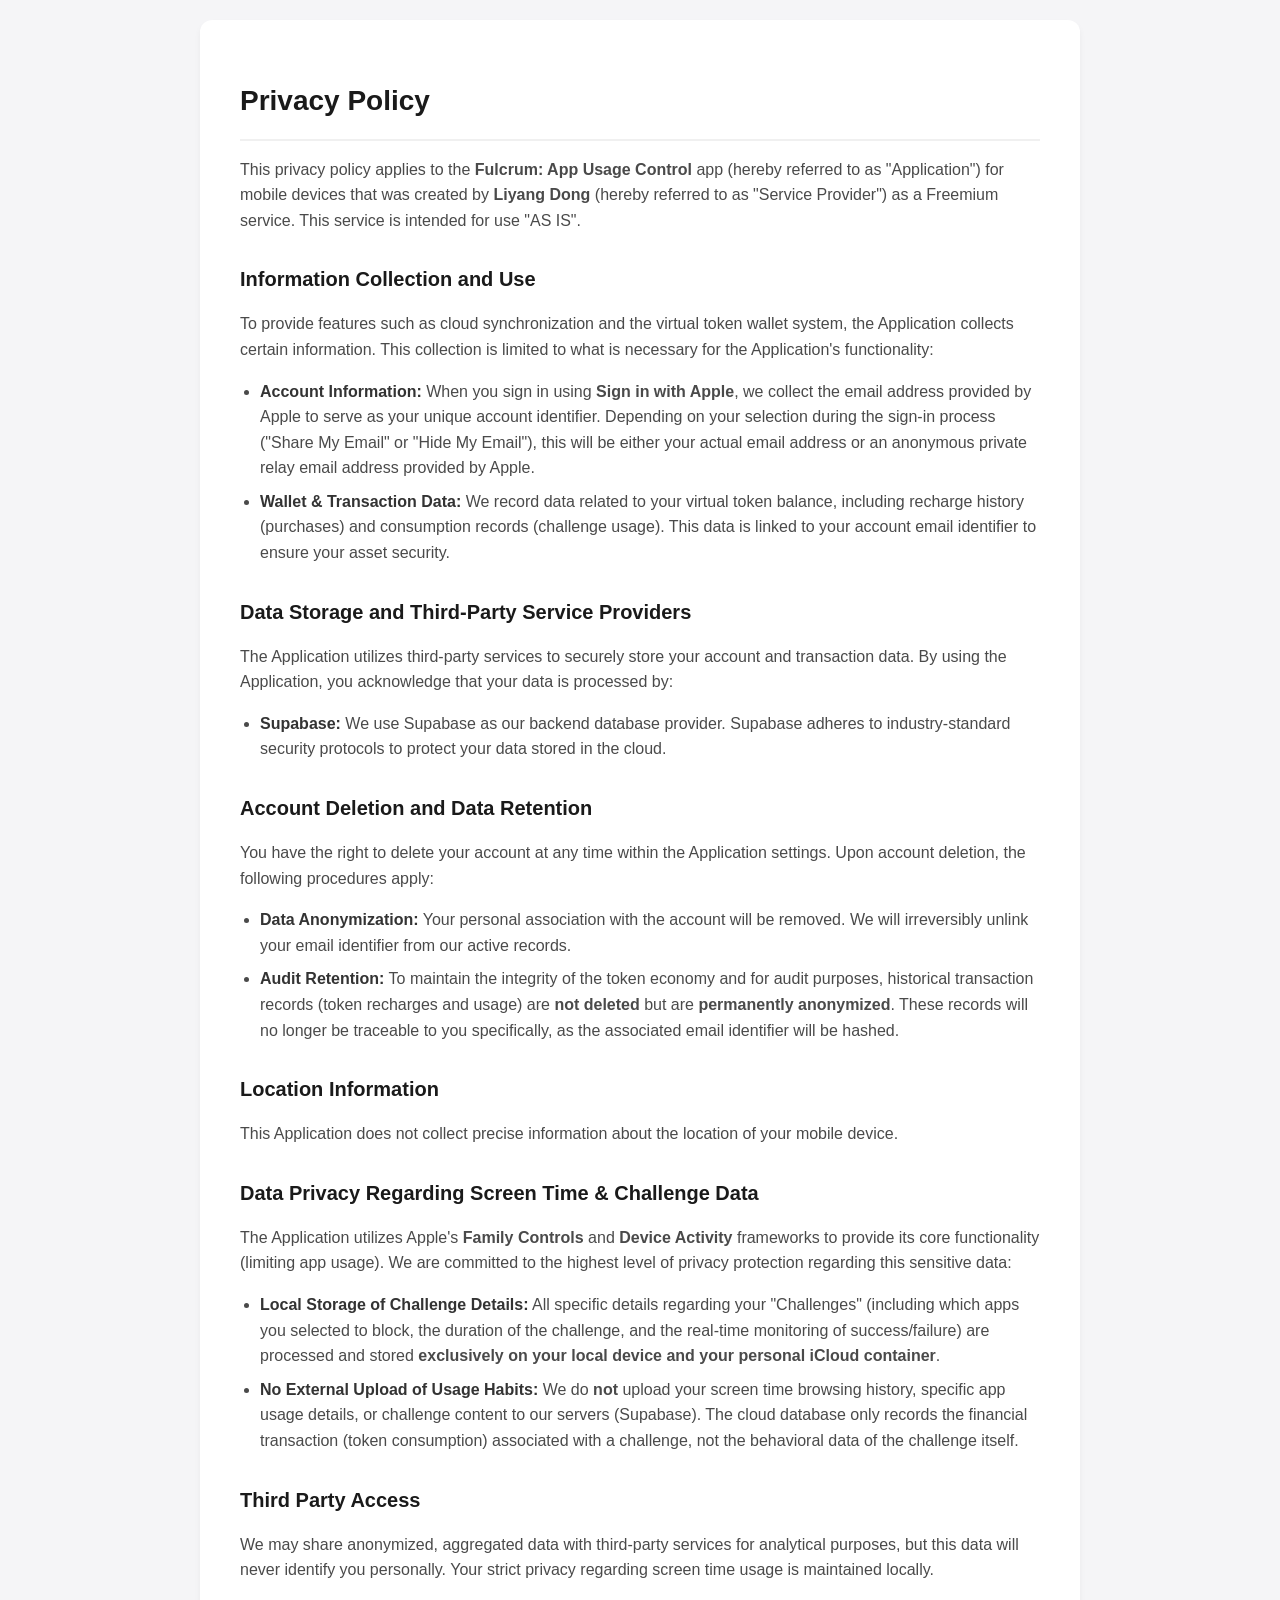
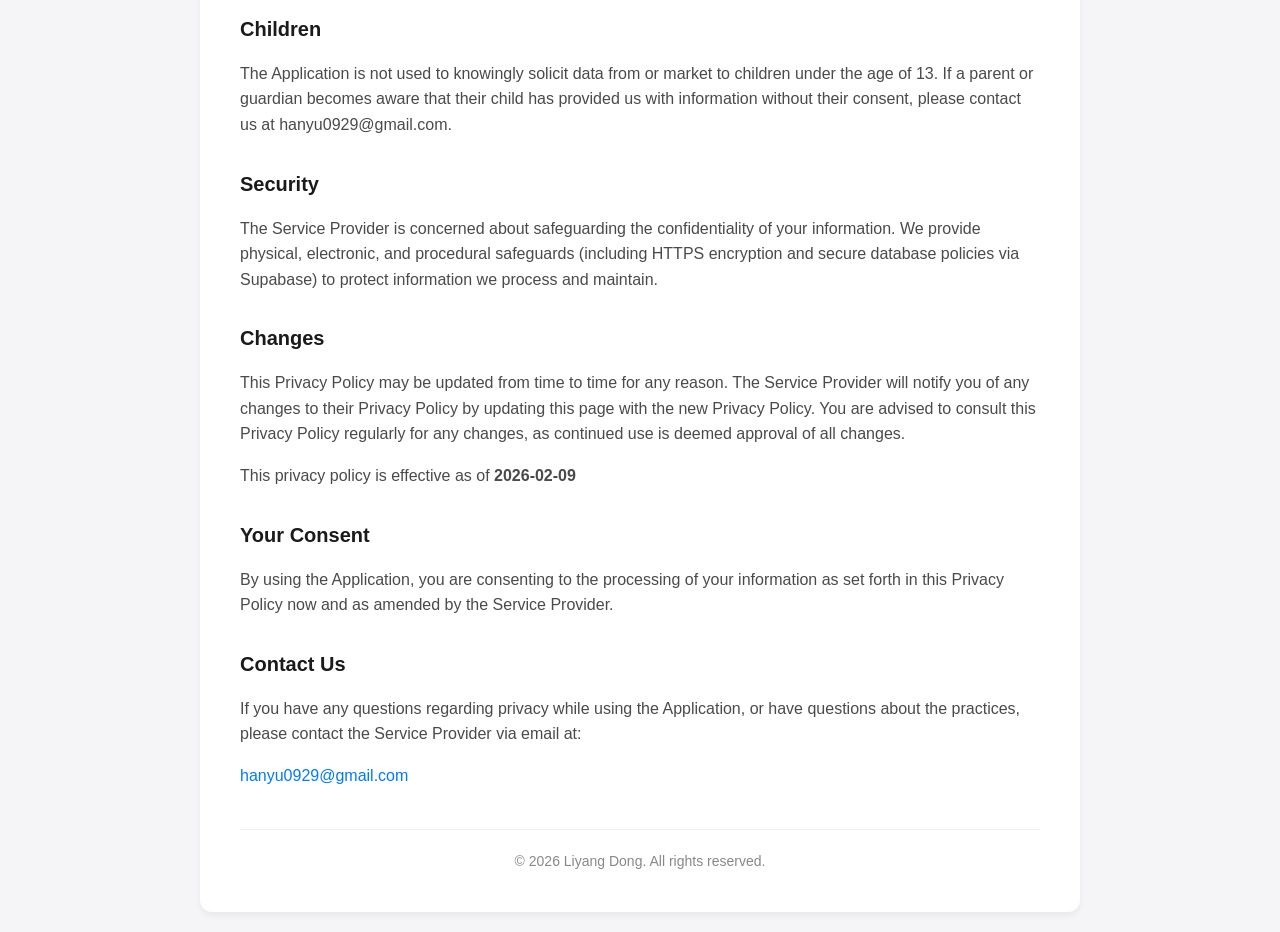
<file: Privacy Policy.html>
<!DOCTYPE html>
<html lang="en">

<head>
    <meta charset="UTF-8">
    <meta name="viewport" content="width=device-width, initial-scale=1.0">
    <title>Privacy Policy - Fulcrum</title>
    <style>
        :root {
            --primary-color: #007AFF;
            --text-color: #333333;
            --bg-color: #F5F5F7;
            --card-bg: #FFFFFF;
        }

        body {
            font-family: -apple-system, BlinkMacSystemFont, "Segoe UI", Roboto, Helvetica, Arial, sans-serif;
            line-height: 1.6;
            color: var(--text-color);
            background-color: var(--bg-color);
            margin: 0;
            padding: 20px;
        }

        .container {
            max-width: 800px;
            margin: 0 auto;
            background-color: var(--card-bg);
            padding: 40px;
            border-radius: 12px;
            box-shadow: 0 4px 6px rgba(0, 0, 0, 0.05);
        }

        h1 {
            font-size: 28px;
            margin-bottom: 10px;
            color: #1a1a1a;
            border-bottom: 2px solid #f0f0f0;
            padding-bottom: 15px;
        }

        h2 {
            font-size: 20px;
            margin-top: 30px;
            margin-bottom: 15px;
            color: #1a1a1a;
        }

        p {
            margin-bottom: 15px;
            color: #4a4a4a;
        }

        ul {
            margin-bottom: 15px;
            padding-left: 20px;
        }

        li {
            margin-bottom: 8px;
            color: #4a4a4a;
        }

        .strong-text {
            font-weight: 600;
            color: #333;
        }

        .contact-email {
            color: var(--primary-color);
            text-decoration: none;
            font-weight: 500;
        }

        .footer {
            margin-top: 40px;
            font-size: 14px;
            color: #888;
            text-align: center;
            border-top: 1px solid #f0f0f0;
            padding-top: 20px;
        }

        @media (max-width: 600px) {
            .container {
                padding: 20px;
            }

            body {
                padding: 10px;
            }
        }
    </style>
</head>

<body>
    <div class="container">
        <h1>Privacy Policy</h1>
        <p>This privacy policy applies to the <strong>Fulcrum: App Usage Control</strong> app (hereby referred to as
            "Application") for mobile devices that was created by <strong>Liyang Dong</strong> (hereby referred to as
            "Service Provider") as a Freemium service. This service is intended for use "AS IS".</p>

        <h2>Information Collection and Use</h2>
        <p>To provide features such as cloud synchronization and the virtual token wallet system, the Application
            collects
            certain information. This collection is limited to what is necessary for the Application's functionality:
        </p>
        <ul>
            <li><span class="strong-text">Account Information:</span> When you sign in using <strong>Sign in with
                    Apple</strong>, we collect the email address provided by Apple to serve as your unique account
                identifier. Depending on your selection during the sign-in process ("Share My Email" or "Hide My
                Email"), this will be either your actual email address or an anonymous private relay email address
                provided by Apple.</li>
            <li><span class="strong-text">Wallet & Transaction Data:</span> We record data related to your virtual token
                balance, including recharge history (purchases) and consumption records (challenge usage). This data is
                linked to your account email identifier to ensure your asset security.</li>
        </ul>

        <h2>Data Storage and Third-Party Service Providers</h2>
        <p>The Application utilizes third-party services to securely store your account and transaction data. By using
            the
            Application, you acknowledge that your data is processed by:</p>
        <ul>
            <li><span class="strong-text">Supabase:</span> We use Supabase as our backend database provider. Supabase
                adheres to industry-standard security protocols to protect your data stored in the cloud.</li>
        </ul>

        <h2>Account Deletion and Data Retention</h2>
        <p>You have the right to delete your account at any time within the Application settings. Upon account deletion,
            the following procedures apply:</p>
        <ul>
            <li><span class="strong-text">Data Anonymization:</span> Your personal association with the account will be
                removed. We will irreversibly unlink your email identifier from our active records.</li>
            <li><span class="strong-text">Audit Retention:</span> To maintain the integrity of the token economy and for
                audit purposes, historical transaction records (token recharges and usage) are <strong>not
                    deleted</strong>
                but are <strong>permanently anonymized</strong>. These records will no longer be traceable to you
                specifically, as the associated email identifier will be hashed.
            </li>
        </ul>

        <h2>Location Information</h2>
        <p>This Application does not collect precise information about the location of your mobile device.</p>

        <h2>Data Privacy Regarding Screen Time & Challenge Data</h2>
        <p>The Application utilizes Apple's <strong>Family Controls</strong> and <strong>Device Activity</strong>
            frameworks to provide its core functionality (limiting app usage). We are committed to the highest level of
            privacy protection regarding this sensitive data:</p>
        <ul>
            <li><span class="strong-text">Local Storage of Challenge Details:</span> All specific details regarding your
                "Challenges" (including which apps you selected to block, the duration of the challenge, and the
                real-time monitoring of success/failure) are processed and stored <strong>exclusively on your local
                    device and your personal iCloud container</strong>.</li>
            <li><span class="strong-text">No External Upload of Usage Habits:</span> We do <strong>not</strong> upload
                your screen time browsing history, specific app usage details, or challenge content to our servers
                (Supabase). The cloud database only records the financial transaction (token consumption) associated
                with a challenge, not the behavioral data of the challenge itself.</li>
        </ul>

        <h2>Third Party Access</h2>
        <p>We may share anonymized, aggregated data with third-party services for analytical purposes, but this data
            will never identify you personally. Your strict privacy regarding screen time usage is maintained locally.
        </p>

        <h2>Children</h2>
        <p>The Application is not used to knowingly solicit data from or market to children under the age of 13. If a
            parent or guardian becomes aware that their child has provided us with information without their consent,
            please contact us at hanyu0929@gmail.com.</p>

        <h2>Security</h2>
        <p>The Service Provider is concerned about safeguarding the confidentiality of your information. We provide
            physical, electronic, and procedural safeguards (including HTTPS encryption and secure database policies via
            Supabase) to protect information we process and maintain.</p>

        <h2>Changes</h2>
        <p>This Privacy Policy may be updated from time to time for any reason. The Service Provider will notify you of
            any changes to their Privacy Policy by updating this page with the new Privacy Policy. You are advised to
            consult this Privacy Policy regularly for any changes, as continued use is deemed approval of all changes.
        </p>
        <p>This privacy policy is effective as of <strong>2026-02-09</strong></p>

        <h2>Your Consent</h2>
        <p>By using the Application, you are consenting to the processing of your information as set forth in this
            Privacy Policy now and as amended by the Service Provider.</p>

        <h2>Contact Us</h2>
        <p>If you have any questions regarding privacy while using the Application, or have questions about the
            practices, please contact the Service Provider via email at:</p>
        <p><a href="mailto:hanyu0929@gmail.com" class="contact-email">hanyu0929@gmail.com</a></p>

        <div class="footer">
            &copy; 2026 Liyang Dong. All rights reserved.
        </div>
    </div>
</body>

</html>
</file>
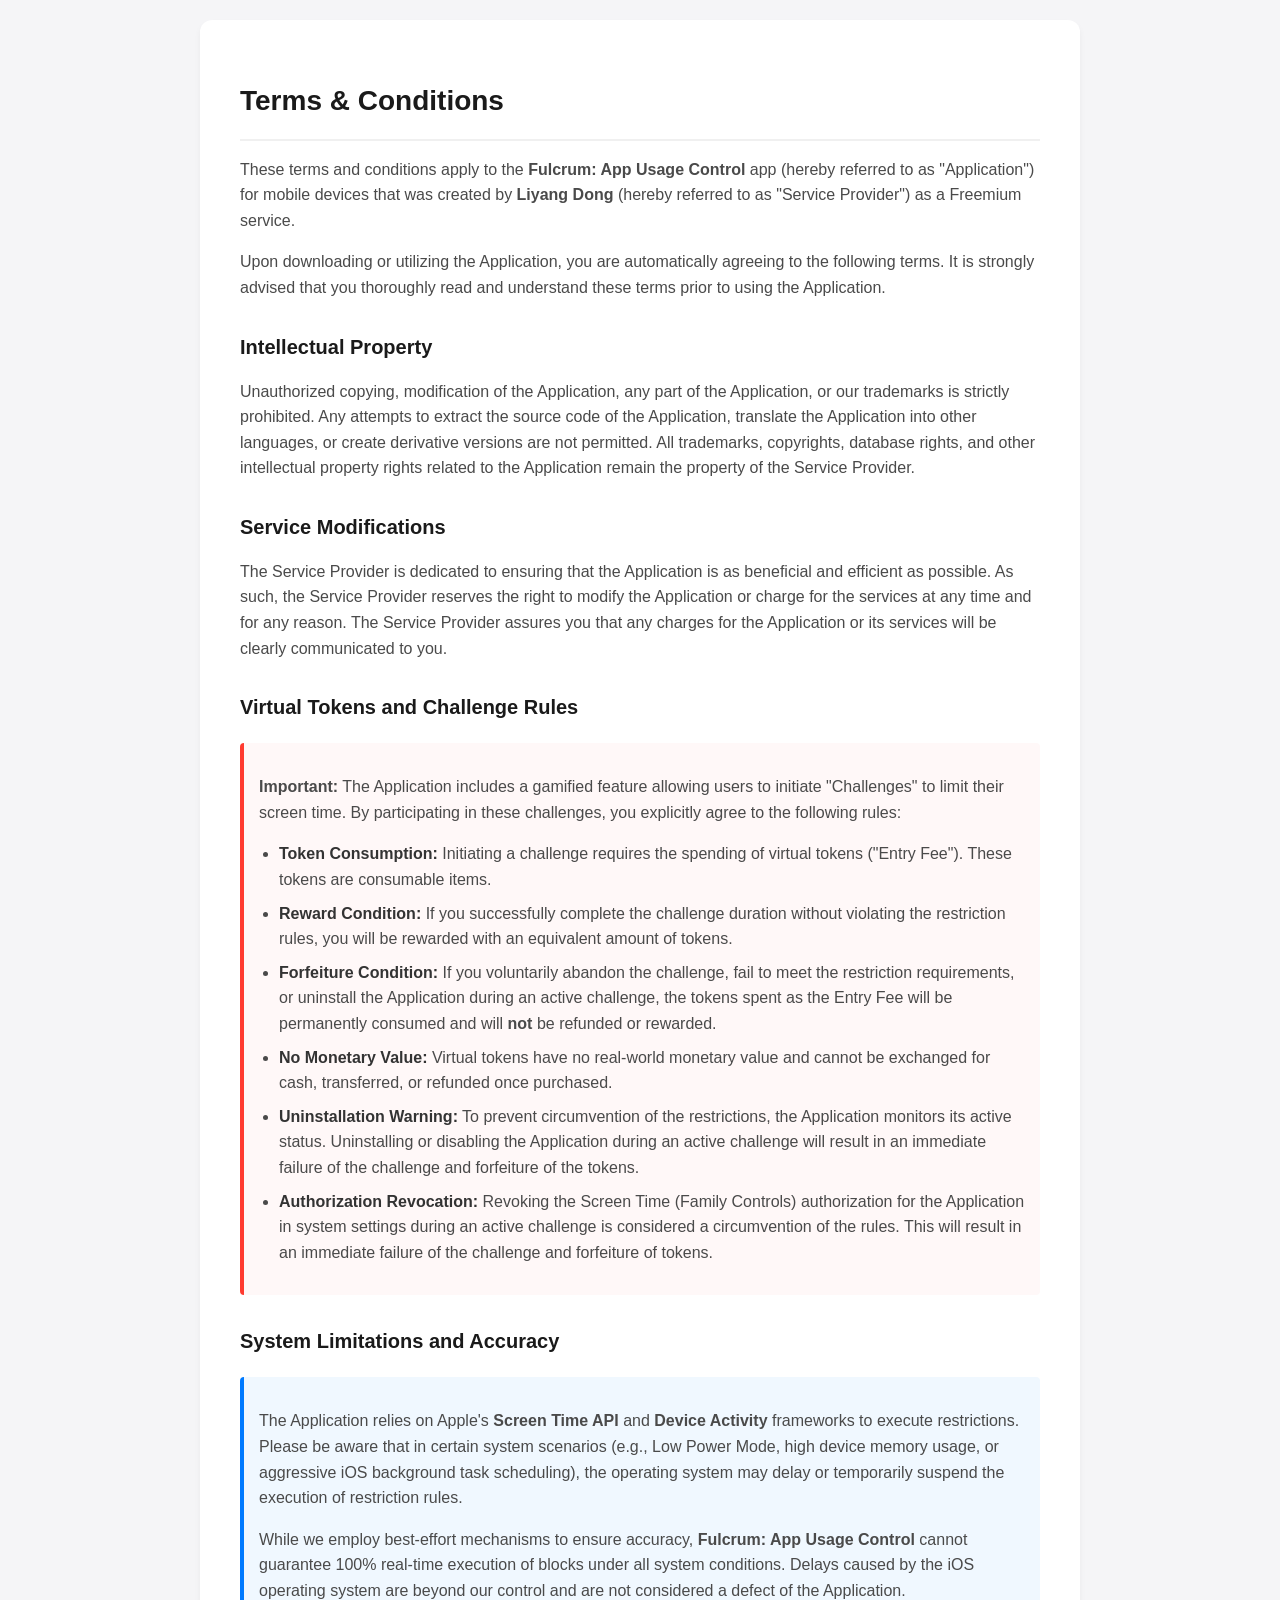
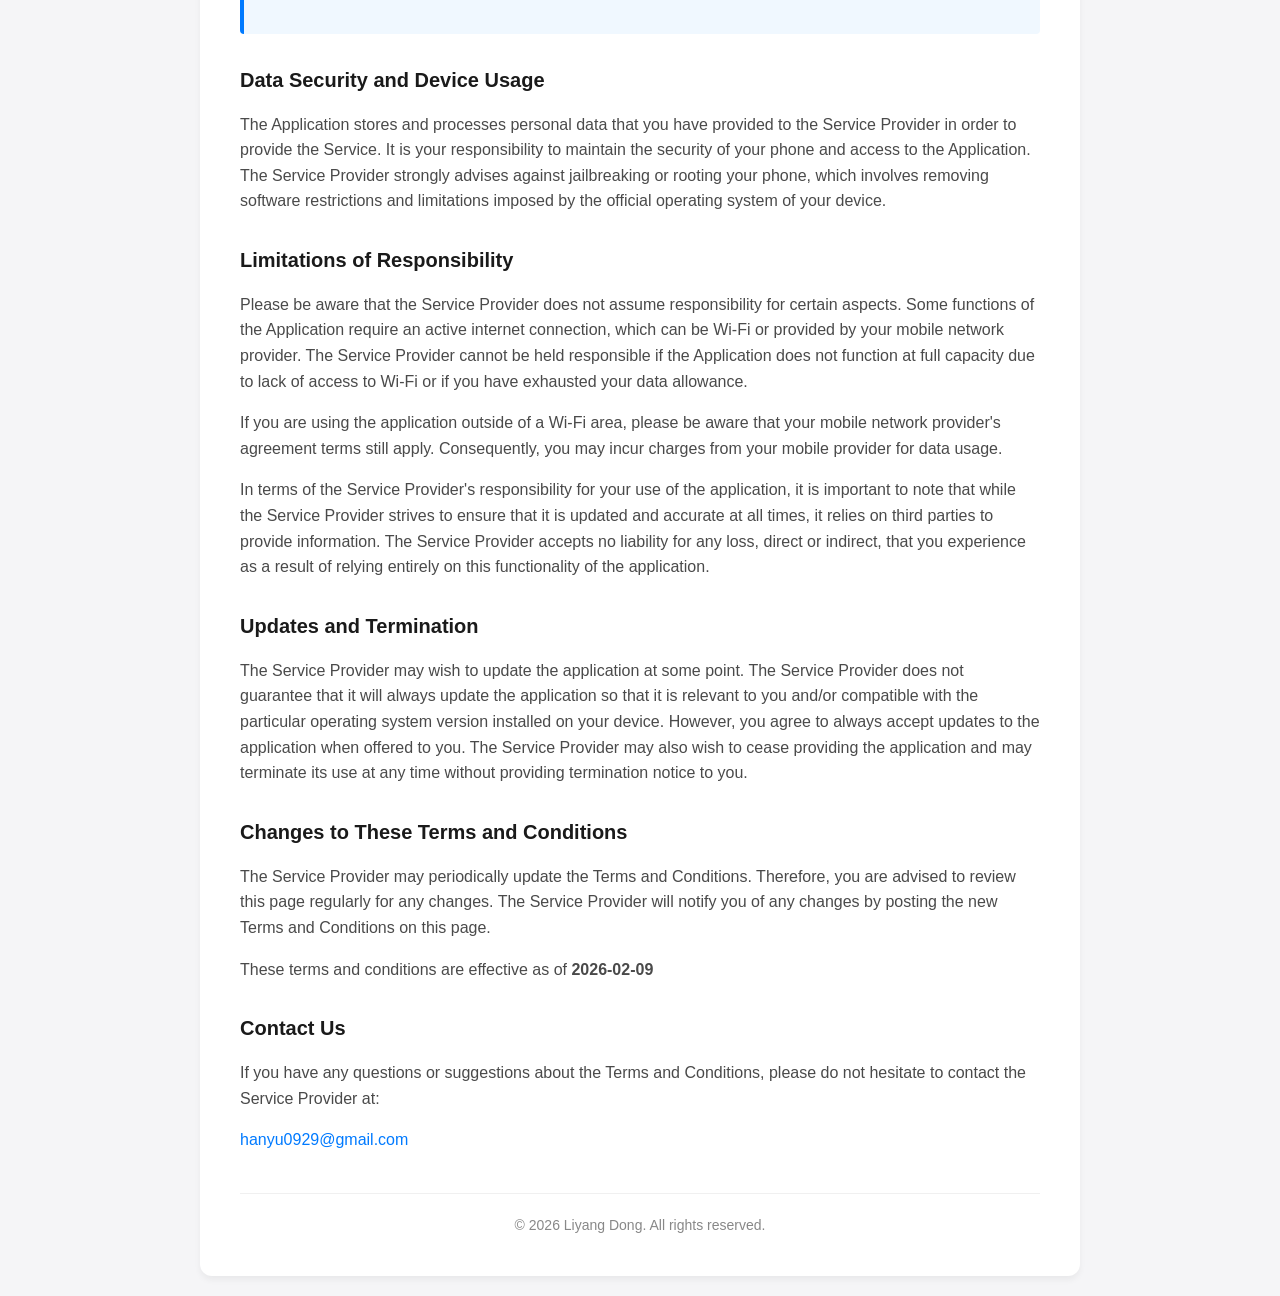
<file: Terms & Conditions.html>
<!DOCTYPE html>
<html lang="en">

<head>
    <meta charset="UTF-8">
    <meta name="viewport" content="width=device-width, initial-scale=1.0">
    <title>Terms & Conditions - Fulcrum</title>
    <style>
        :root {
            --primary-color: #007AFF;
            --text-color: #333333;
            --bg-color: #F5F5F7;
            --card-bg: #FFFFFF;
        }

        body {
            font-family: -apple-system, BlinkMacSystemFont, "Segoe UI", Roboto, Helvetica, Arial, sans-serif;
            line-height: 1.6;
            color: var(--text-color);
            background-color: var(--bg-color);
            margin: 0;
            padding: 20px;
        }

        .container {
            max-width: 800px;
            margin: 0 auto;
            background-color: var(--card-bg);
            padding: 40px;
            border-radius: 12px;
            box-shadow: 0 4px 6px rgba(0, 0, 0, 0.05);
        }

        h1 {
            font-size: 28px;
            margin-bottom: 10px;
            color: #1a1a1a;
            border-bottom: 2px solid #f0f0f0;
            padding-bottom: 15px;
        }

        h2 {
            font-size: 20px;
            margin-top: 30px;
            margin-bottom: 15px;
            color: #1a1a1a;
        }

        p {
            margin-bottom: 15px;
            color: #4a4a4a;
        }

        ul {
            margin-bottom: 15px;
            padding-left: 20px;
        }

        li {
            margin-bottom: 8px;
            color: #4a4a4a;
        }

        .strong-text {
            font-weight: 600;
            color: #333;
        }

        .warning-box {
            background-color: #fff8f8;
            border-left: 4px solid #ff3b30;
            padding: 15px;
            margin: 20px 0;
            border-radius: 4px;
        }

        .info-box {
            background-color: #f0f8ff;
            border-left: 4px solid #007AFF;
            padding: 15px;
            margin: 20px 0;
            border-radius: 4px;
        }

        .contact-email {
            color: var(--primary-color);
            text-decoration: none;
            font-weight: 500;
        }

        .footer {
            margin-top: 40px;
            font-size: 14px;
            color: #888;
            text-align: center;
            border-top: 1px solid #f0f0f0;
            padding-top: 20px;
        }

        @media (max-width: 600px) {
            .container {
                padding: 20px;
            }

            body {
                padding: 10px;
            }
        }
    </style>
</head>

<body>
    <div class="container">
        <h1>Terms & Conditions</h1>
        <p>These terms and conditions apply to the <strong>Fulcrum: App Usage Control</strong> app (hereby referred to
            as "Application") for mobile devices that was created by <strong>Liyang Dong</strong> (hereby referred to as
            "Service Provider") as a Freemium service.</p>
        <p>Upon downloading or utilizing the Application, you are automatically agreeing to the following terms. It is
            strongly advised that you thoroughly read and understand these terms prior to using the Application.</p>

        <h2>Intellectual Property</h2>
        <p>Unauthorized copying, modification of the Application, any part of the Application, or our trademarks is
            strictly prohibited. Any attempts to extract the source code of the Application, translate the Application
            into other languages, or create derivative versions are not permitted. All trademarks, copyrights, database
            rights, and other intellectual property rights related to the Application remain the property of the Service
            Provider.</p>

        <h2>Service Modifications</h2>
        <p>The Service Provider is dedicated to ensuring that the Application is as beneficial and efficient as
            possible. As such, the Service Provider reserves the right to modify the Application or charge for the
            services at any time and for any reason. The Service Provider assures you that any charges for the
            Application or its services will be clearly communicated to you.</p>

        <h2>Virtual Tokens and Challenge Rules</h2>
        <div class="warning-box">
            <p><strong>Important:</strong> The Application includes a gamified feature allowing users to initiate
                "Challenges" to limit their screen time. By participating in these challenges, you explicitly agree to
                the following rules:</p>
            <ul>
                <li><span class="strong-text">Token Consumption:</span> Initiating a challenge requires the spending of
                    virtual tokens ("Entry Fee"). These tokens are consumable items.</li>
                <li><span class="strong-text">Reward Condition:</span> If you successfully complete the challenge
                    duration without violating the restriction rules, you will be rewarded with an equivalent amount of
                    tokens.</li>
                <li><span class="strong-text">Forfeiture Condition:</span> If you voluntarily abandon the challenge,
                    fail to meet the restriction requirements, or uninstall the Application during an active challenge,
                    the tokens spent as the Entry Fee will be permanently consumed and will <strong>not</strong> be
                    refunded or rewarded.</li>
                <li><span class="strong-text">No Monetary Value:</span> Virtual tokens have no real-world monetary value
                    and cannot be exchanged for cash, transferred, or refunded once purchased.</li>
                <li><span class="strong-text">Uninstallation Warning:</span> To prevent circumvention of the
                    restrictions, the Application monitors its active status. Uninstalling or disabling the Application
                    during an active challenge will result in an immediate failure of the challenge and forfeiture of
                    the tokens.</li>
                <li><span class="strong-text">Authorization Revocation:</span> Revoking the Screen Time (Family
                    Controls) authorization for the Application in system settings during an active challenge is
                    considered a circumvention of the rules. This will result in an immediate failure of the challenge
                    and forfeiture of tokens.</li>
            </ul>
        </div>

        <h2>System Limitations and Accuracy</h2>
        <div class="info-box">
            <p>The Application relies on Apple's <strong>Screen Time API</strong> and <strong>Device Activity</strong>
                frameworks to execute restrictions. Please be aware that in certain system scenarios (e.g., Low Power
                Mode, high device memory usage, or aggressive iOS background task scheduling), the operating system may
                delay or temporarily suspend the execution of restriction rules.</p>
            <p>While we employ best-effort mechanisms to ensure accuracy, <strong>Fulcrum: App Usage Control</strong>
                cannot guarantee 100% real-time execution of blocks under all system conditions. Delays caused by the
                iOS operating system are beyond our control and are not considered a defect of the Application.</p>
        </div>

        <h2>Data Security and Device Usage</h2>
        <p>The Application stores and processes personal data that you have provided to the Service Provider in order to
            provide the Service. It is your responsibility to maintain the security of your phone and access to the
            Application. The Service Provider strongly advises against jailbreaking or rooting your phone, which
            involves removing software restrictions and limitations imposed by the official operating system of your
            device.</p>

        <h2>Limitations of Responsibility</h2>
        <p>Please be aware that the Service Provider does not assume responsibility for certain aspects. Some functions
            of the Application require an active internet connection, which can be Wi-Fi or provided by your mobile
            network provider. The Service Provider cannot be held responsible if the Application does not function at
            full capacity due to lack of access to Wi-Fi or if you have exhausted your data allowance.</p>
        <p>If you are using the application outside of a Wi-Fi area, please be aware that your mobile network provider's
            agreement terms still apply. Consequently, you may incur charges from your mobile provider for data usage.
        </p>
        <p>In terms of the Service Provider's responsibility for your use of the application, it is important to note
            that while the Service Provider strives to ensure that it is updated and accurate at all times, it relies on
            third parties to provide information. The Service Provider accepts no liability for any loss, direct or
            indirect, that you experience as a result of relying entirely on this functionality of the application.</p>

        <h2>Updates and Termination</h2>
        <p>The Service Provider may wish to update the application at some point. The Service Provider does not
            guarantee that it will always update the application so that it is relevant to you and/or compatible with
            the particular operating system version installed on your device. However, you agree to always accept
            updates to the application when offered to you. The Service Provider may also wish to cease providing the
            application and may terminate its use at any time without providing termination notice to you.</p>

        <h2>Changes to These Terms and Conditions</h2>
        <p>The Service Provider may periodically update the Terms and Conditions. Therefore, you are advised to review
            this page regularly for any changes. The Service Provider will notify you of any changes by posting the new
            Terms and Conditions on this page.</p>
        <p>These terms and conditions are effective as of <strong>2026-02-09</strong></p>

        <h2>Contact Us</h2>
        <p>If you have any questions or suggestions about the Terms and Conditions, please do not hesitate to contact
            the Service Provider at:</p>
        <p><a href="mailto:hanyu0929@gmail.com" class="contact-email">hanyu0929@gmail.com</a></p>

        <div class="footer">
            &copy; 2026 Liyang Dong. All rights reserved.
        </div>
    </div>
</body>

</html>
</file>
<file: assets/style.css>
/* Fulcrum 宣传页样式 — 主题色取自 App 内 AppTheme (#00E5FF / #051224 / #0A2342) */
:root {
    --cyan: #00e5ff;
    --cyan-soft: #5fb8c9;
    --navy: #051224;
    --deep: #0a2342;
    --card: rgba(255, 255, 255, 0.045);
    --card-border: rgba(255, 255, 255, 0.1);
    --text: #eaf4fa;
    --muted: #9db4c4;
    --radius: 20px;
    --max: 1120px;
}

*,
*::before,
*::after {
    box-sizing: border-box;
}

html {
    scroll-behavior: smooth;
    -webkit-text-size-adjust: 100%;
}

body {
    margin: 0;
    font-family: -apple-system, BlinkMacSystemFont, "SF Pro Text", "Segoe UI", "PingFang SC", "Hiragino Sans GB",
        "Microsoft YaHei", Roboto, Helvetica, Arial, sans-serif;
    line-height: 1.65;
    color: var(--text);
    background: var(--navy);
    background-image:
        radial-gradient(900px 500px at 85% -5%, rgba(0, 229, 255, 0.16), transparent 60%),
        radial-gradient(700px 500px at -10% 30%, rgba(10, 35, 66, 0.9), transparent 70%);
    background-repeat: no-repeat;
}

img {
    max-width: 100%;
    height: auto;
    display: block;
}

a {
    color: var(--cyan);
    text-underline-offset: 3px;
}

a:focus-visible,
button:focus-visible {
    outline: 3px solid var(--cyan);
    outline-offset: 3px;
    border-radius: 8px;
}

.container {
    width: min(100% - 40px, var(--max));
    margin-inline: auto;
}

.skip-link {
    position: absolute;
    left: -999px;
    top: 8px;
    background: var(--cyan);
    color: var(--navy);
    padding: 8px 14px;
    border-radius: 8px;
    z-index: 100;
}

.skip-link:focus {
    left: 8px;
}

/* ---------- Header ---------- */
.site-header {
    position: sticky;
    top: 0;
    z-index: 50;
    background: rgba(5, 18, 36, 0.78);
    backdrop-filter: saturate(160%) blur(14px);
    -webkit-backdrop-filter: saturate(160%) blur(14px);
    border-bottom: 1px solid var(--card-border);
}

.nav {
    display: flex;
    align-items: center;
    justify-content: space-between;
    gap: 16px;
    min-height: 64px;
}

.brand {
    display: flex;
    align-items: center;
    gap: 10px;
    color: var(--text);
    font-weight: 700;
    font-size: 18px;
    text-decoration: none;
}

.brand img {
    width: 34px;
    height: 34px;
    border-radius: 8px;
}

.nav-links {
    display: flex;
    align-items: center;
    gap: 22px;
}

.nav-links a {
    color: var(--muted);
    text-decoration: none;
    font-size: 15px;
}

.nav-links a:hover {
    color: var(--text);
}

.lang-switch {
    border: 1px solid var(--card-border);
    border-radius: 999px;
    padding: 4px 12px;
}

.btn-small {
    background: var(--cyan);
    color: var(--navy) !important;
    font-weight: 700;
    padding: 7px 16px;
    border-radius: 999px;
}

@media (max-width: 760px) {
    .nav-links .hide-sm {
        display: none;
    }
}

/* ---------- Hero ---------- */
.hero {
    padding: 72px 0 56px;
}

.hero-grid {
    display: grid;
    grid-template-columns: 1.05fr 1fr;
    align-items: center;
    gap: 40px;
}

.eyebrow {
    display: inline-block;
    color: var(--cyan);
    background: rgba(0, 229, 255, 0.1);
    border: 1px solid rgba(0, 229, 255, 0.3);
    border-radius: 999px;
    padding: 4px 14px;
    font-size: 14px;
    font-weight: 600;
    margin: 0 0 20px;
}

h1 {
    font-size: clamp(34px, 5.2vw, 58px);
    line-height: 1.1;
    letter-spacing: -0.02em;
    margin: 0 0 20px;
}

h1 .accent {
    background: linear-gradient(90deg, var(--cyan), #7df3ff);
    -webkit-background-clip: text;
    background-clip: text;
    color: transparent;
}

.lead {
    font-size: clamp(17px, 2vw, 20px);
    color: var(--muted);
    margin: 0 0 30px;
    max-width: 34em;
}

.cta-row {
    display: flex;
    flex-wrap: wrap;
    align-items: center;
    gap: 18px;
}

.badge-link {
    display: inline-block;
    line-height: 0;
    transition: transform 0.2s ease;
}

.badge-link:hover {
    transform: translateY(-2px);
}

.badge-link img {
    height: 54px;
    width: auto;
}

.meta-line {
    color: var(--muted);
    font-size: 14px;
    margin-top: 16px;
}

/* 三张截图扇形排列 */
.phones {
    display: flex;
    justify-content: center;
    align-items: center;
    padding: 20px 0;
}

.hero-grid > * {
    min-width: 0;
}

.phone {
    border-radius: 22px;
    border: 1px solid var(--card-border);
    box-shadow: 0 30px 60px -20px rgba(0, 0, 0, 0.7), 0 0 60px -10px rgba(0, 229, 255, 0.25);
    width: min(26vw, 168px);
    background: #0b1c33;
}

.phone.center {
    width: min(34vw, 214px);
    z-index: 2;
}

.phone.left {
    transform: rotate(-6deg) translateY(18px);
    margin-right: -36px;
}

.phone.right {
    transform: rotate(6deg) translateY(18px);
    margin-left: -36px;
}

@media (max-width: 860px) {
    .hero {
        padding-top: 44px;
    }
    .hero-grid {
        grid-template-columns: 1fr;
    }
    .phones {
        order: 2;
    }
}

/* ---------- Sections ---------- */
section {
    padding: 64px 0;
}

.section-head {
    text-align: center;
    max-width: 720px;
    margin: 0 auto 44px;
}

h2 {
    font-size: clamp(28px, 3.8vw, 40px);
    line-height: 1.2;
    letter-spacing: -0.01em;
    margin: 0 0 14px;
}

.section-head p {
    color: var(--muted);
    font-size: 18px;
    margin: 0;
}

h3 {
    font-size: 20px;
    margin: 0 0 8px;
}

.grid {
    display: grid;
    gap: 20px;
}

.grid-3 {
    grid-template-columns: repeat(3, 1fr);
}

.grid-2 {
    grid-template-columns: repeat(2, 1fr);
}

@media (max-width: 860px) {
    .grid-3,
    .grid-2 {
        grid-template-columns: 1fr;
    }
}

.card {
    background: var(--card);
    border: 1px solid var(--card-border);
    border-radius: var(--radius);
    padding: 28px;
}

.card p {
    color: var(--muted);
    margin: 0;
}

.step-num {
    display: inline-grid;
    place-items: center;
    width: 38px;
    height: 38px;
    border-radius: 50%;
    background: rgba(0, 229, 255, 0.12);
    border: 1px solid rgba(0, 229, 255, 0.4);
    color: var(--cyan);
    font-weight: 800;
    margin-bottom: 16px;
}

.feature-icon {
    font-size: 28px;
    margin-bottom: 12px;
    line-height: 1;
}

.statement {
    background: linear-gradient(135deg, rgba(10, 35, 66, 0.9), rgba(5, 18, 36, 0.4));
    border: 1px solid var(--card-border);
    border-radius: 28px;
    padding: clamp(28px, 5vw, 56px);
    text-align: center;
}

.statement p {
    font-size: clamp(18px, 2.4vw, 24px);
    max-width: 780px;
    margin: 0 auto;
    color: var(--text);
}

.statement p + p {
    margin-top: 16px;
    color: var(--muted);
    font-size: clamp(16px, 2vw, 19px);
}

/* ---------- FAQ ---------- */
.faq {
    max-width: 780px;
    margin: 0 auto;
}

details {
    background: var(--card);
    border: 1px solid var(--card-border);
    border-radius: 16px;
    padding: 0 22px;
    margin-bottom: 12px;
}

summary {
    cursor: pointer;
    list-style: none;
    font-weight: 600;
    font-size: 18px;
    padding: 18px 0;
    display: flex;
    justify-content: space-between;
    gap: 16px;
}

summary::-webkit-details-marker {
    display: none;
}

summary::after {
    content: "+";
    color: var(--cyan);
    font-size: 24px;
    line-height: 1;
}

details[open] summary::after {
    content: "–";
}

details p {
    margin: 0 0 18px;
    color: var(--muted);
}

/* ---------- Final CTA ---------- */
.final-cta {
    text-align: center;
}

.final-cta .cta-row {
    justify-content: center;
}

.final-cta .box {
    background: linear-gradient(135deg, rgba(0, 229, 255, 0.14), rgba(10, 35, 66, 0.6));
    border: 1px solid rgba(0, 229, 255, 0.3);
    border-radius: 28px;
    padding: clamp(36px, 6vw, 64px) 24px;
}

.final-cta .app-icon {
    width: 96px;
    height: 96px;
    border-radius: 22px;
    margin: 0 auto 20px;
    box-shadow: 0 0 50px rgba(0, 229, 255, 0.35);
}

.final-cta p {
    color: var(--muted);
    font-size: 18px;
    margin: 0 auto 28px;
    max-width: 560px;
}

/* ---------- Footer ---------- */
.site-footer {
    border-top: 1px solid var(--card-border);
    padding: 36px 0 48px;
    color: var(--muted);
    font-size: 14px;
}

.footer-inner {
    display: flex;
    flex-wrap: wrap;
    justify-content: space-between;
    gap: 16px;
}

.footer-links {
    display: flex;
    flex-wrap: wrap;
    gap: 20px;
}

.footer-links a {
    color: var(--muted);
}

.footer-links a:hover {
    color: var(--text);
}

.disclaimer {
    margin-top: 16px;
    font-size: 12px;
    opacity: 0.75;
}

.copy-tip {
    color: var(--cyan);
}

.copy-tip:empty {
    display: none;
}

@media (prefers-reduced-motion: reduce) {
    html {
        scroll-behavior: auto;
    }
    .badge-link {
        transition: none;
    }
}
</file>
